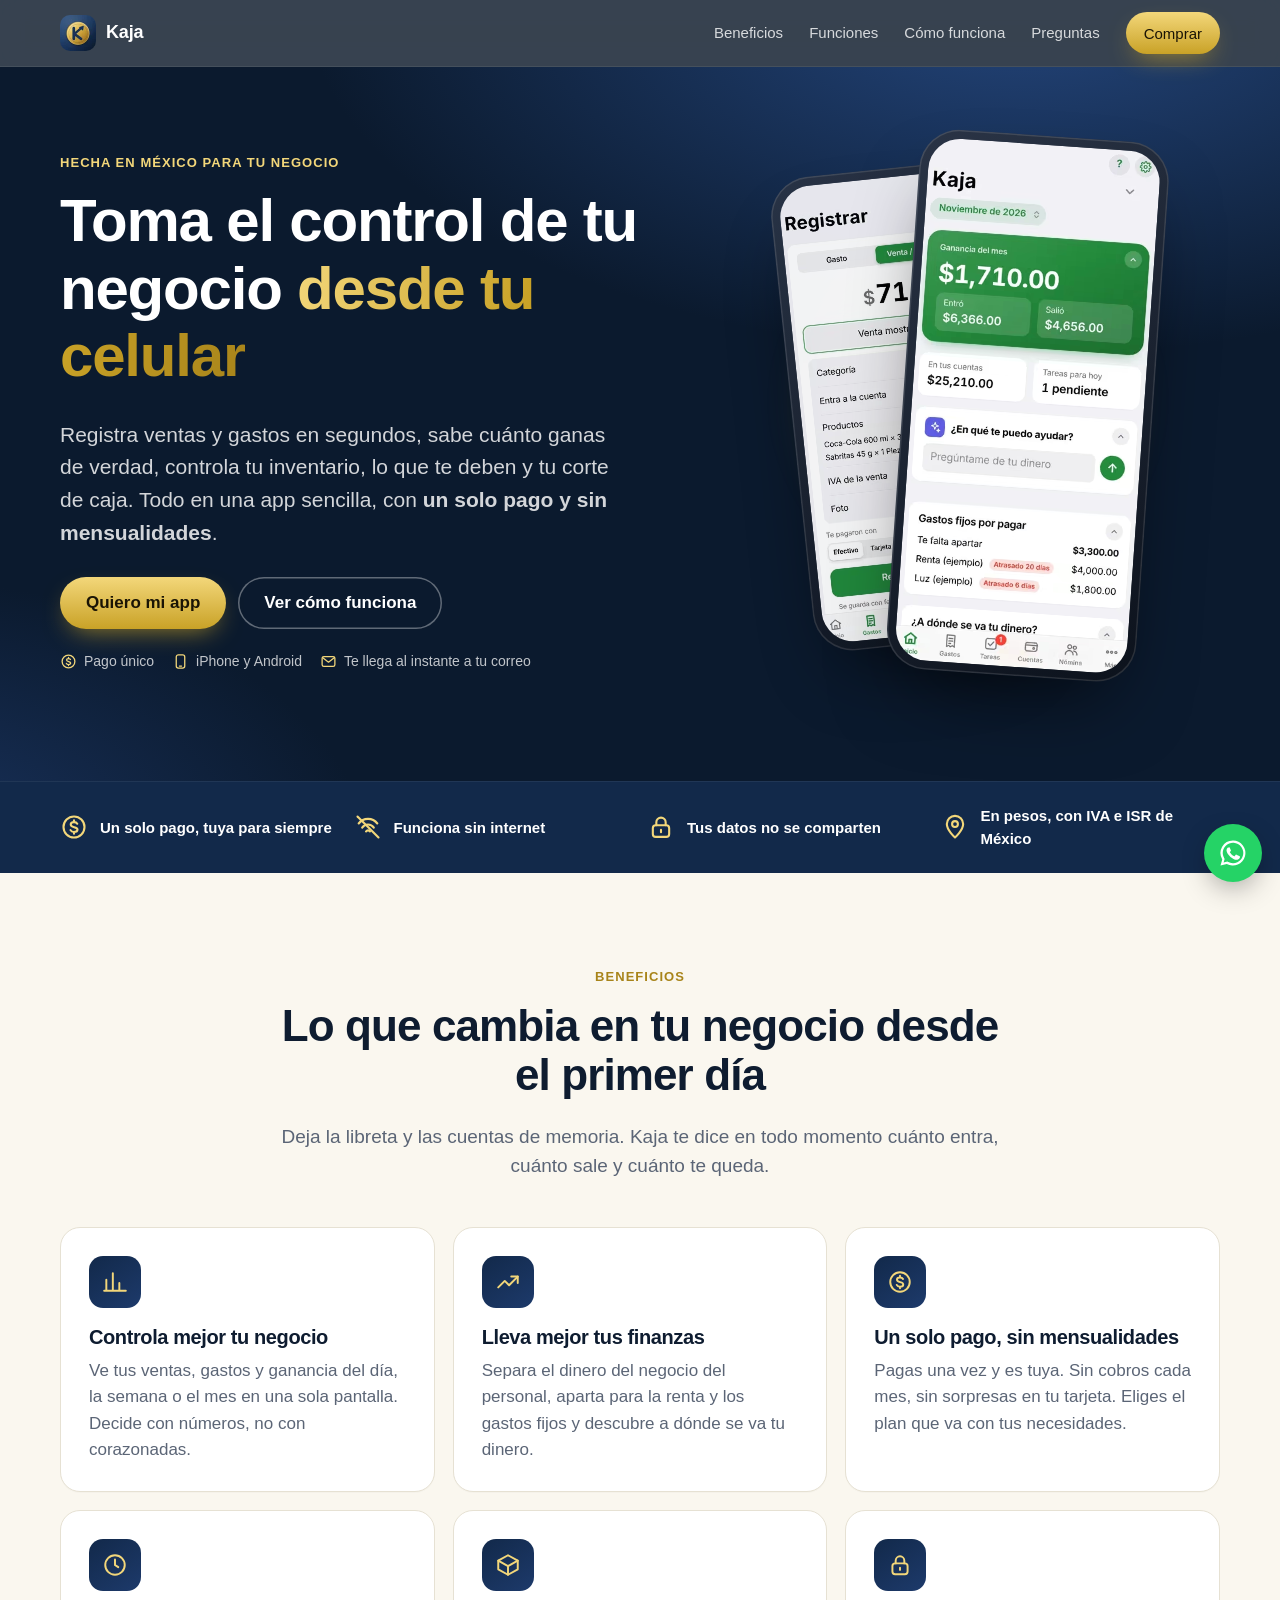
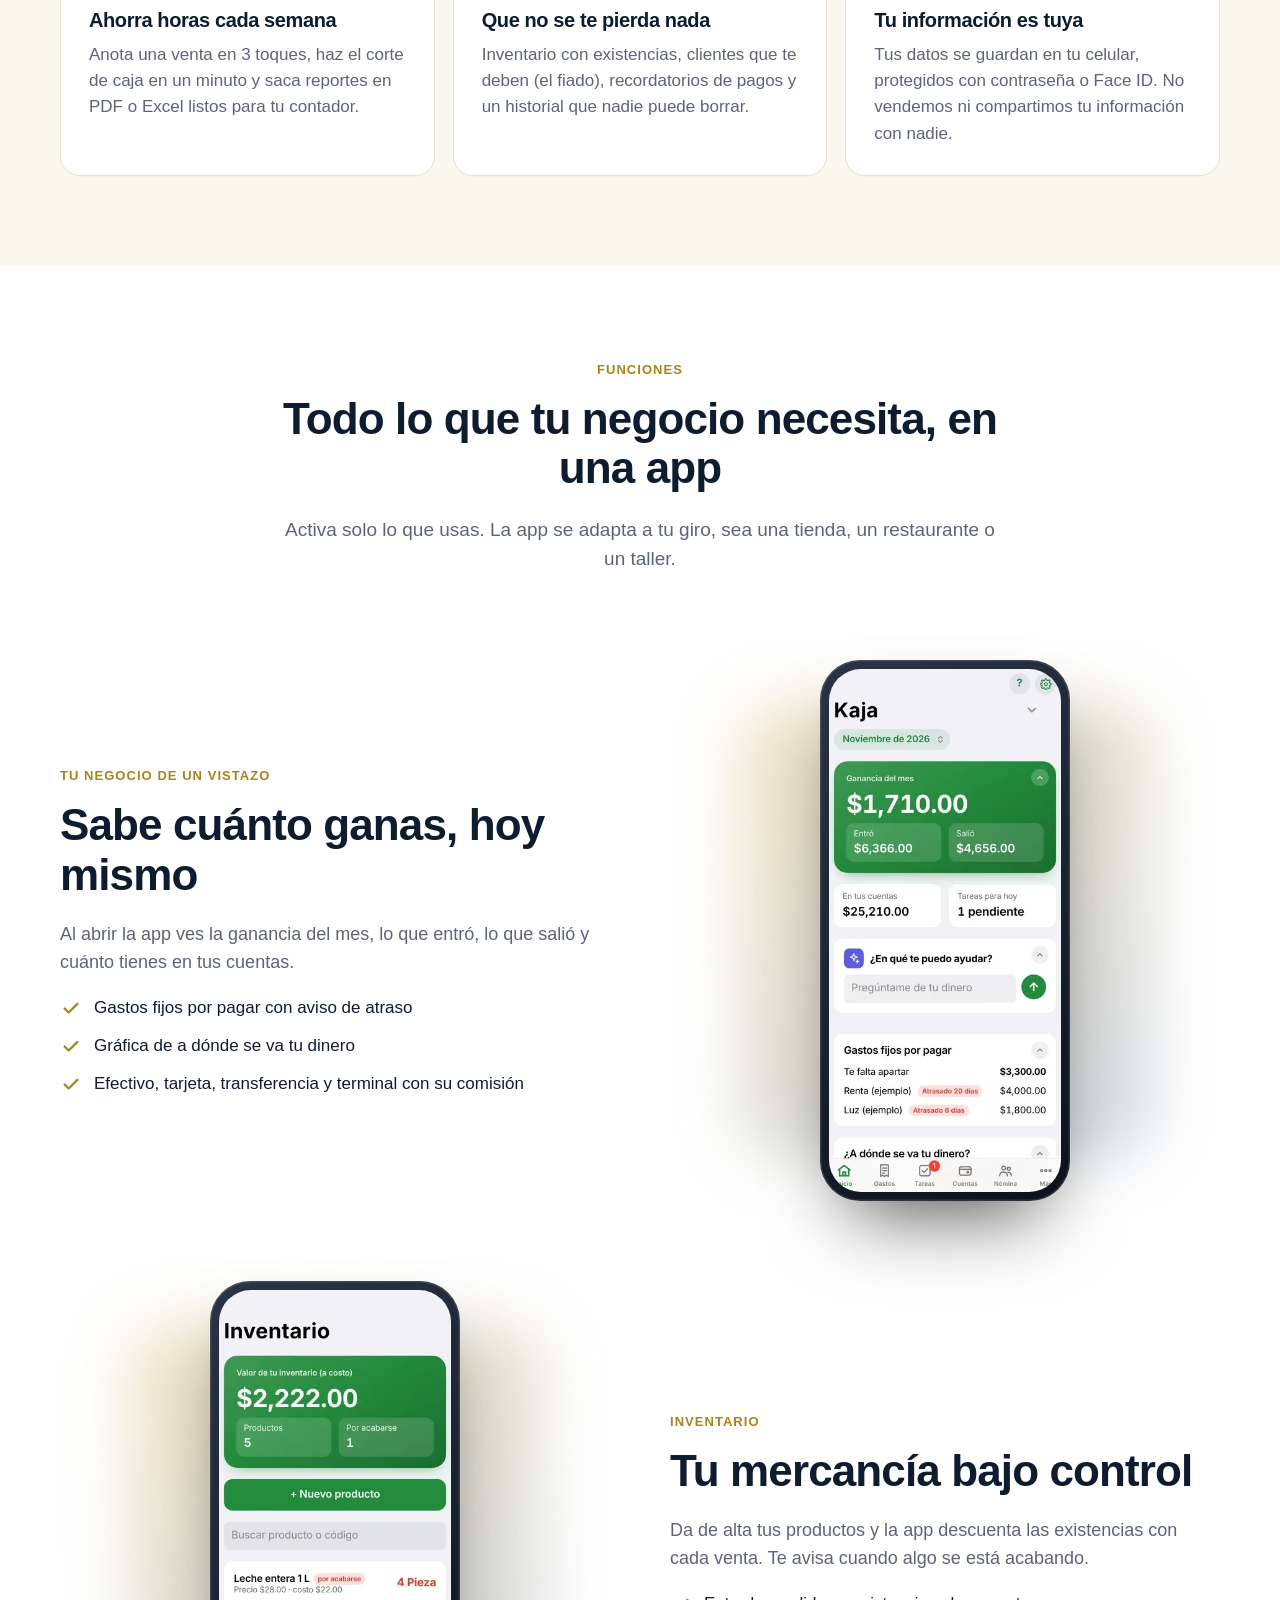
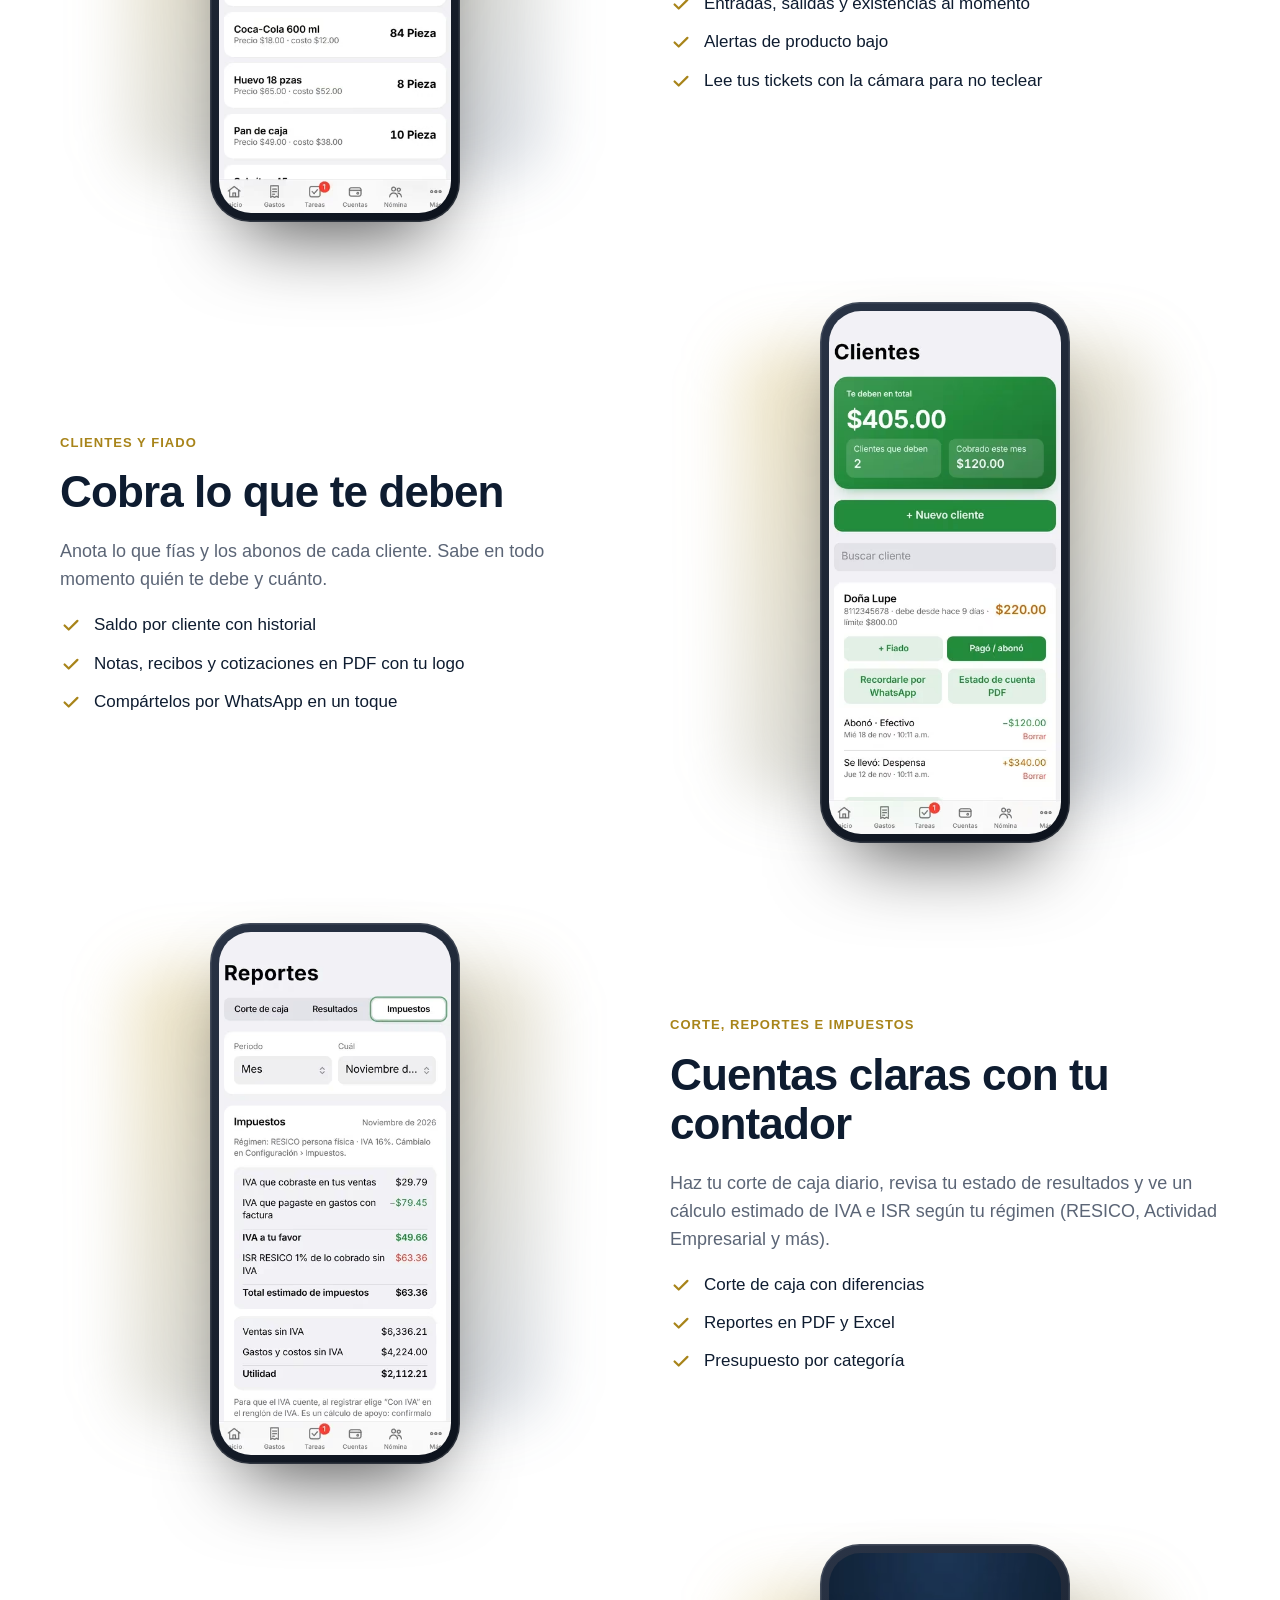
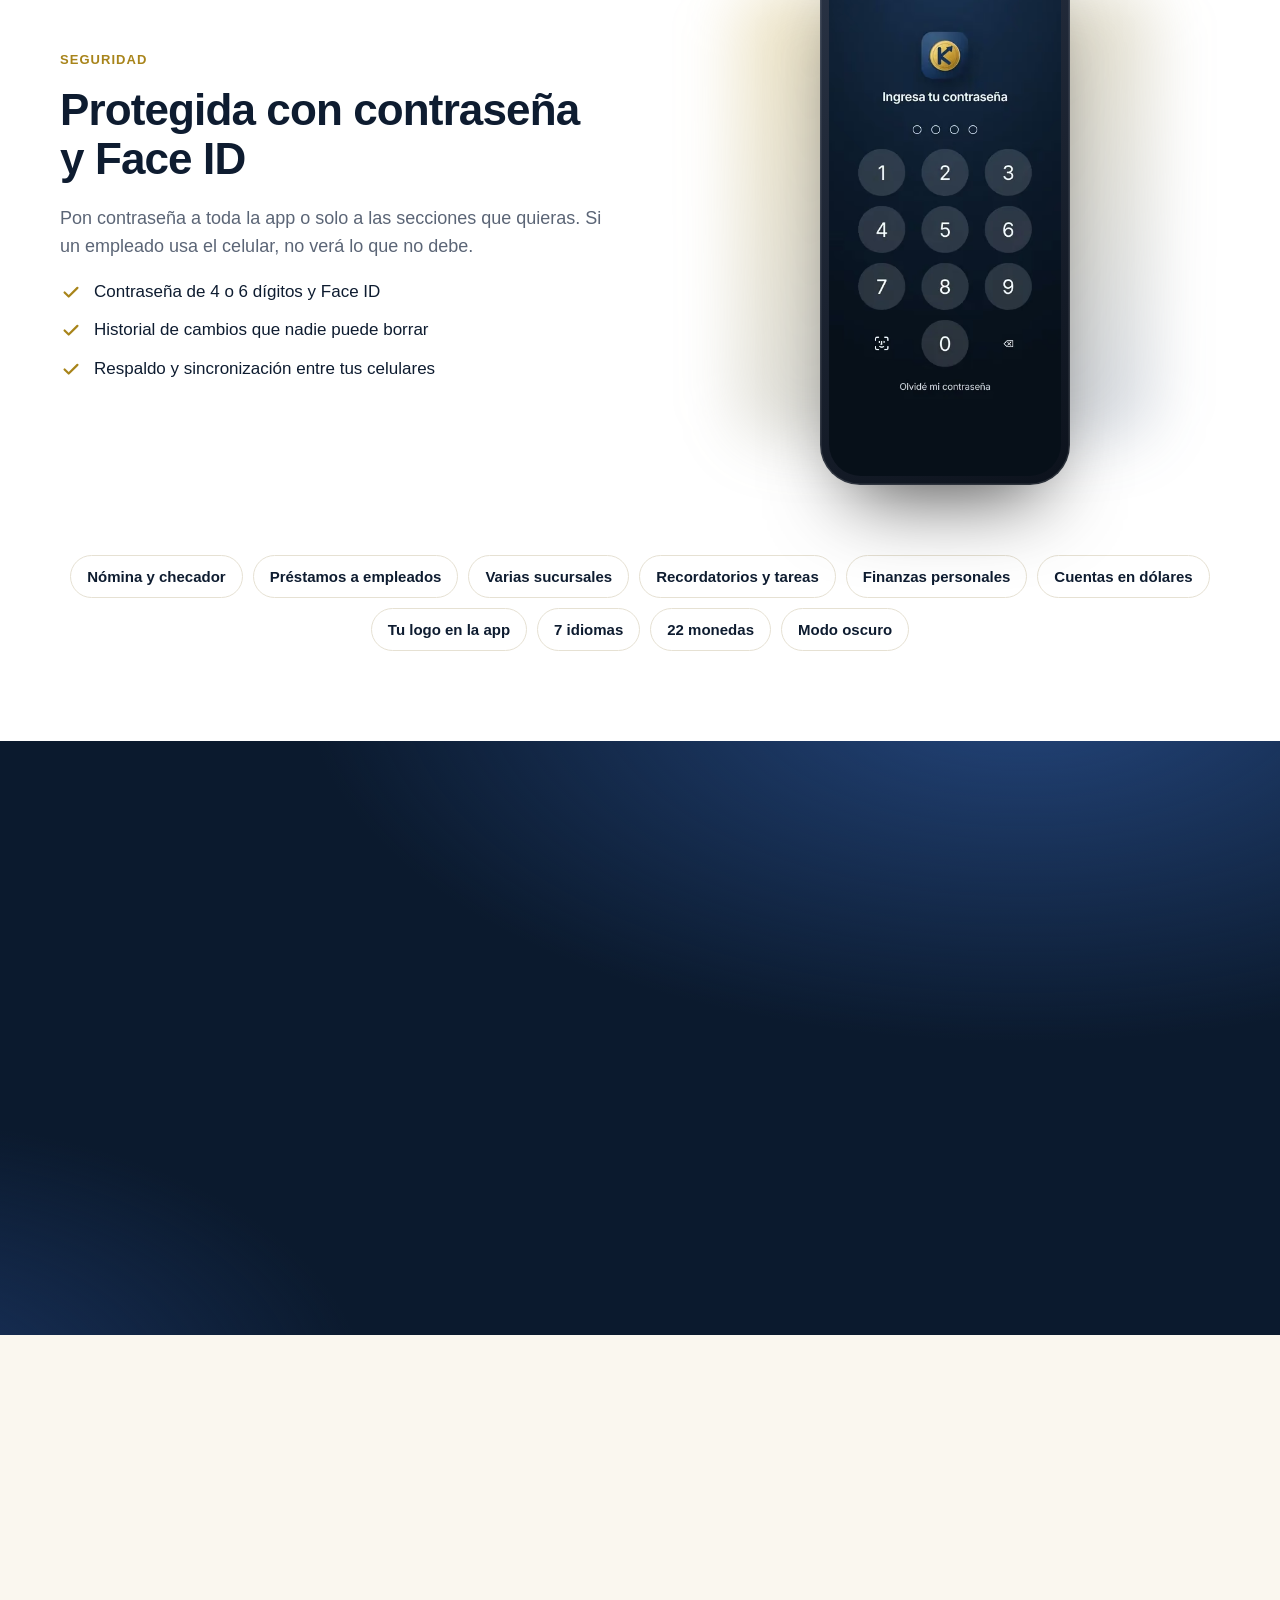
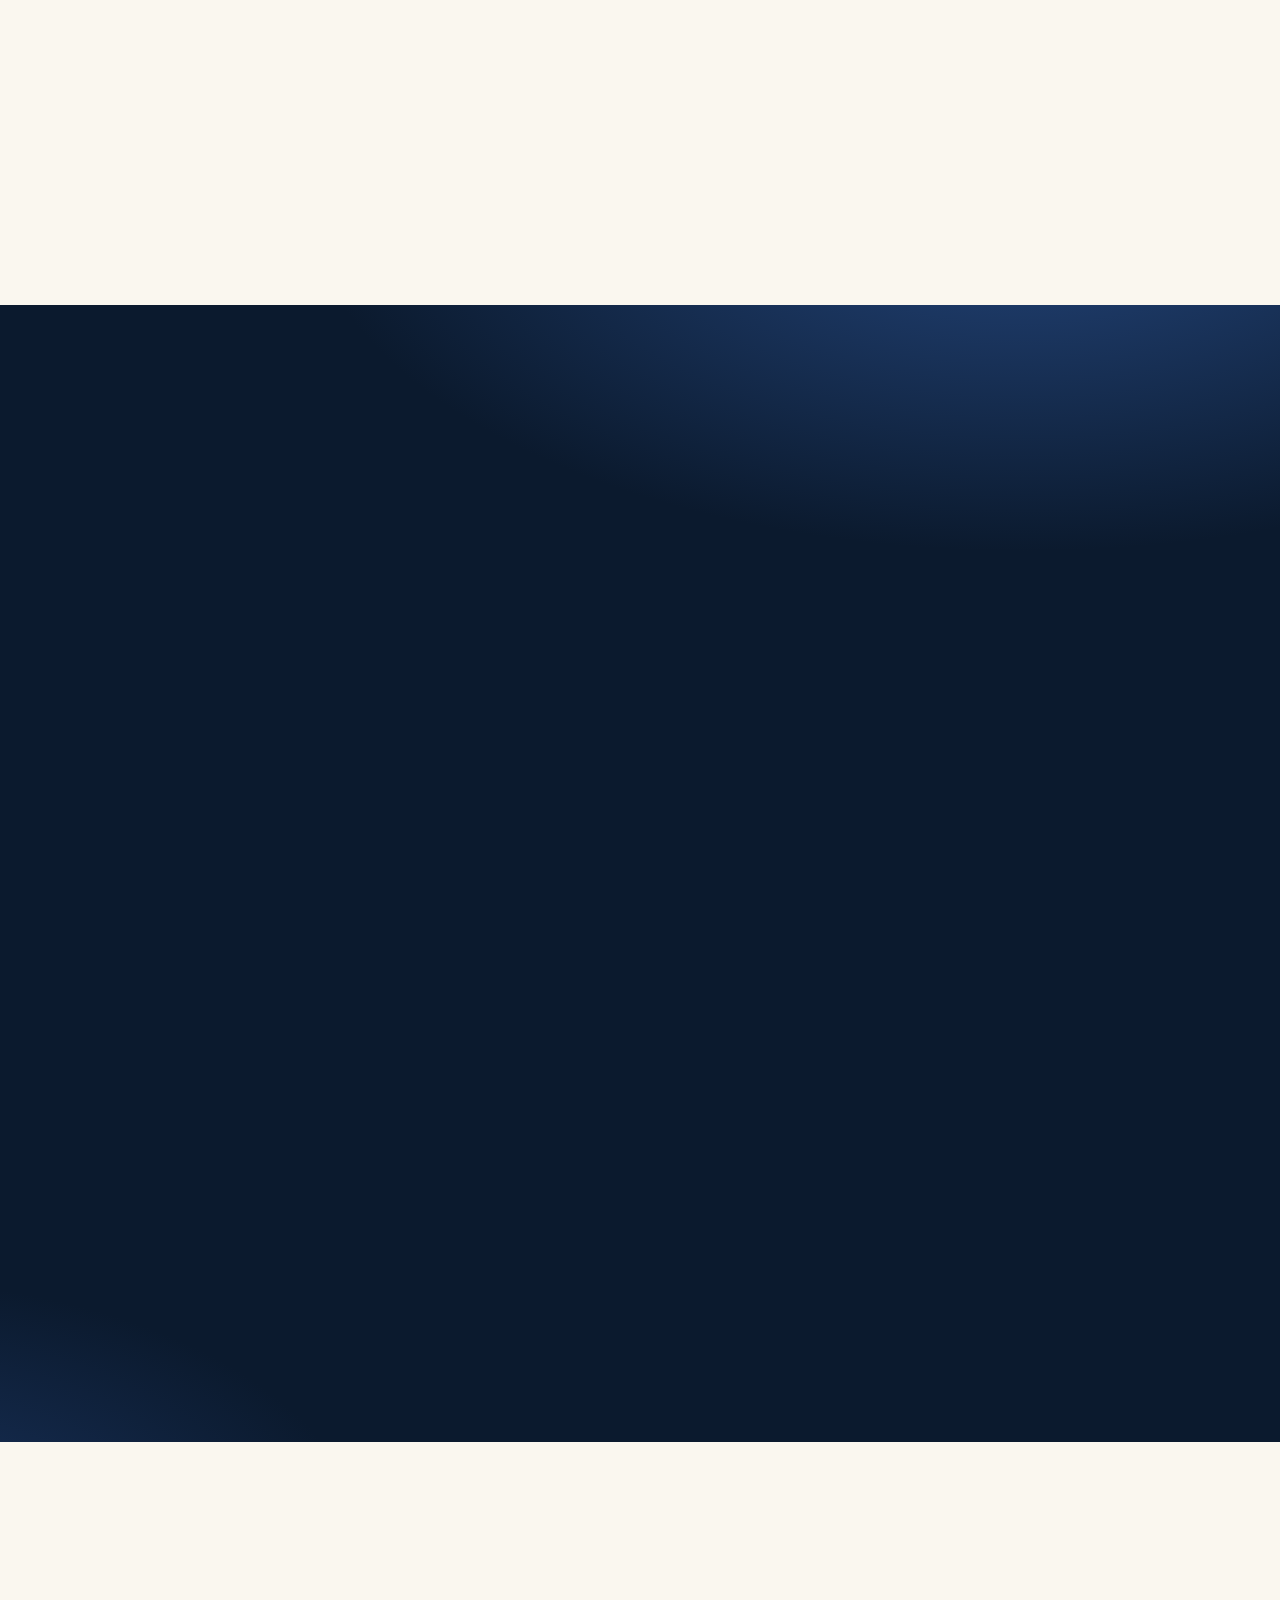
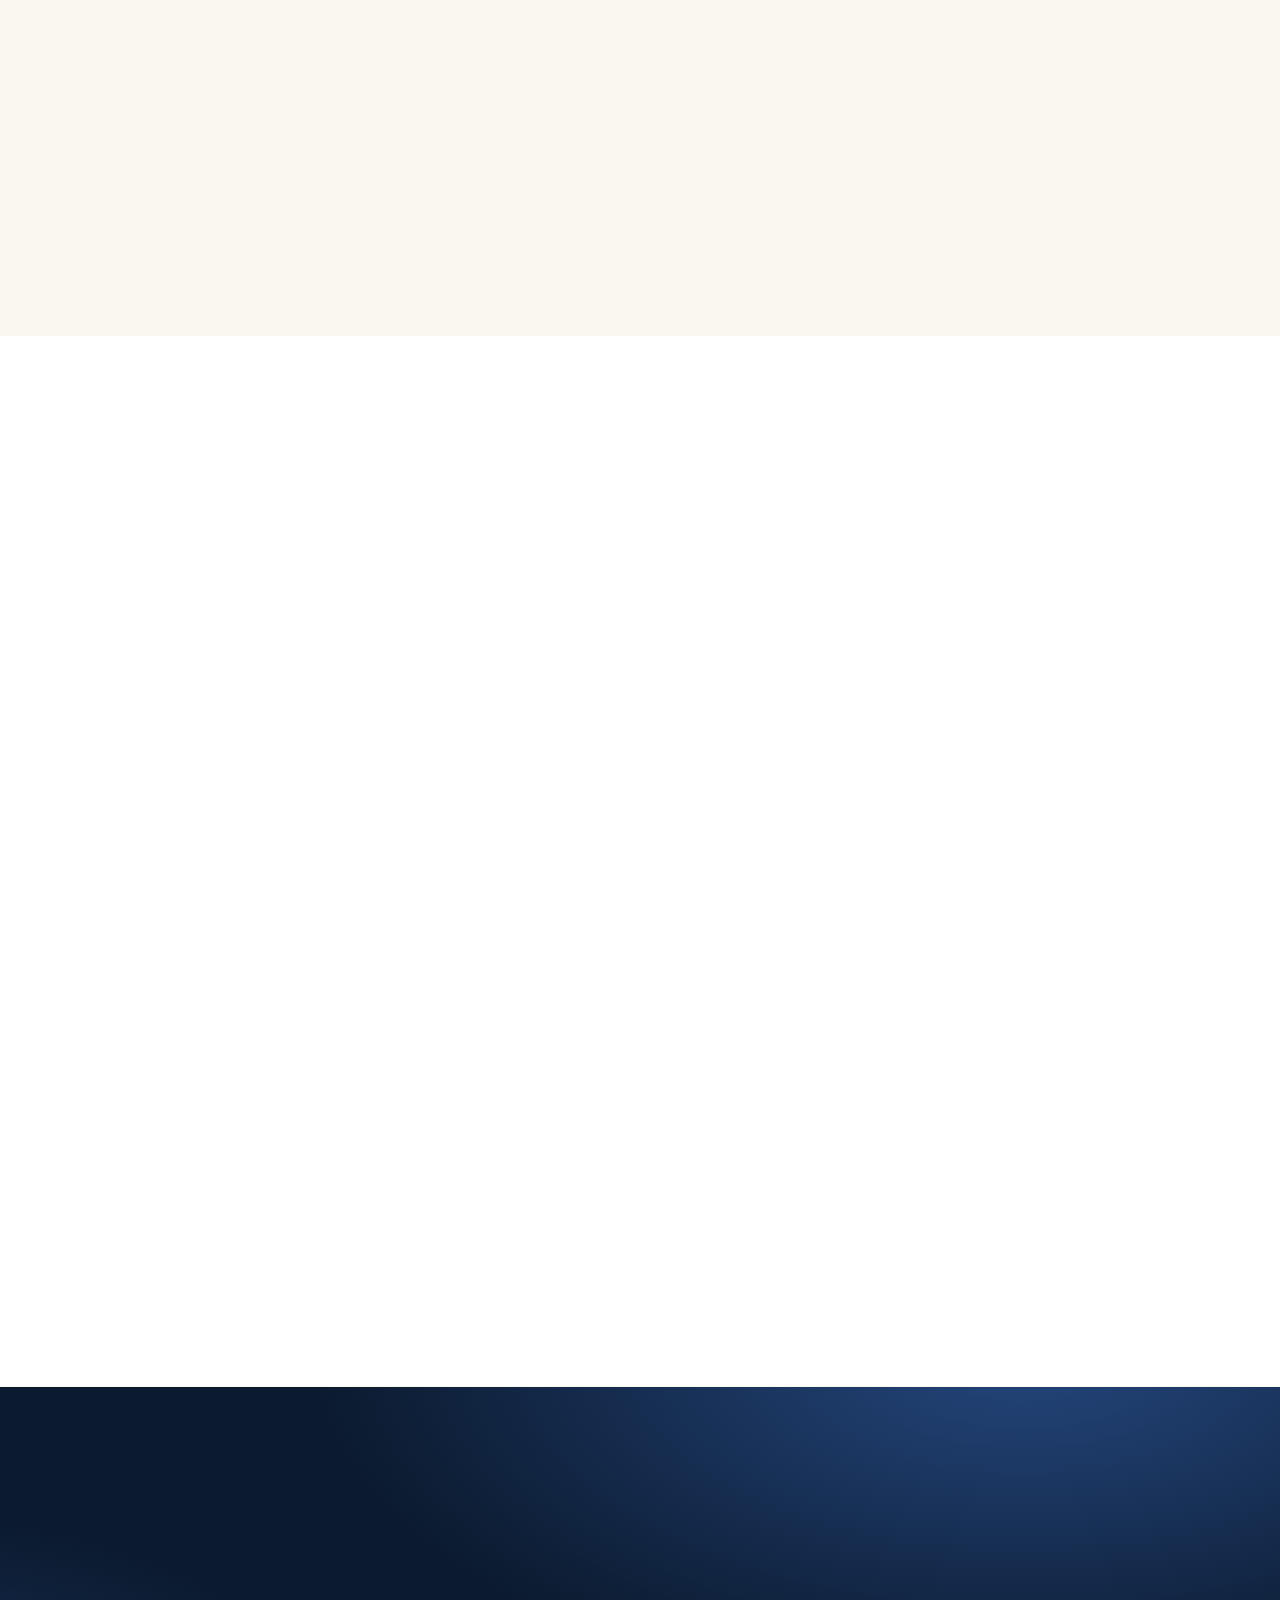
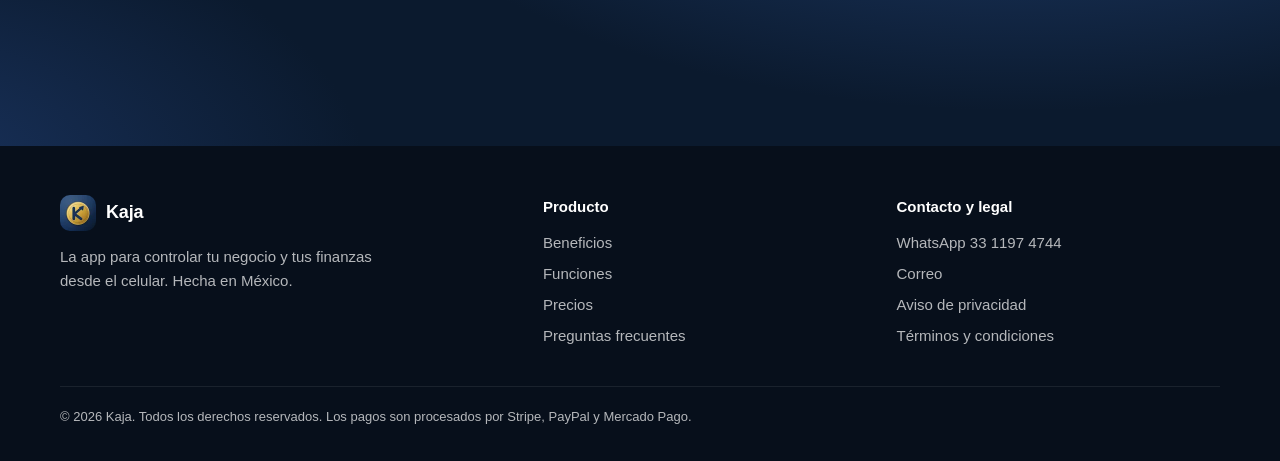
<file: sitio/index.html>
<!doctype html>
<html lang="es-MX">
<head>
<meta charset="utf-8">
<meta name="viewport" content="width=device-width,initial-scale=1,viewport-fit=cover">
<title>Kaja · La app para controlar tu negocio desde el celular</title>
<meta name="description" content="Registra ventas y gastos, controla tu inventario, el fiado, el corte de caja y tus impuestos desde el celular. Un solo pago, sin mensualidades. Hecha en México.">
<meta name="theme-color" content="#0b1a2e">
<link rel="icon" href="img/favicon-32.png" sizes="32x32">
<link rel="apple-touch-icon" href="img/apple-touch-icon.png">
<meta property="og:type" content="website">
<meta property="og:title" content="Kaja · Controla tu negocio desde el celular">
<meta property="og:description" content="Ventas, gastos, inventario, fiado, corte de caja e impuestos. Un solo pago, sin mensualidades.">
<meta property="og:image" content="https://usakaja.com/img/og-icon.jpg">
<meta property="og:locale" content="es_MX">
<script>document.documentElement.classList.add("js")</script>
<link rel="preload" as="image" href="img/inicio.avif" type="image/avif" fetchpriority="high">
<link rel="stylesheet" href="estilo.css">
<script src="config.js" defer></script>
<script src="sitio.js" defer></script>
</head>
<body>

<svg width="0" height="0" style="position:absolute" aria-hidden="true">
  <symbol id="i-ok" viewBox="0 0 24 24"><path fill="none" stroke="currentColor" stroke-width="2.4" stroke-linecap="round" stroke-linejoin="round" d="M5 12.5l4.5 4.5L19 7.5"/></symbol>
  <symbol id="i-pago" viewBox="0 0 24 24"><g fill="none" stroke="currentColor" stroke-width="1.8" stroke-linecap="round" stroke-linejoin="round"><circle cx="12" cy="12" r="9"/><path d="M14.8 9.2c-.5-.9-1.6-1.4-2.8-1.4-1.6 0-2.8.8-2.8 2.1 0 3 5.8 1.5 5.8 4.3 0 1.3-1.3 2.1-3 2.1-1.3 0-2.5-.6-3-1.6M12 6.3v1.5M12 16.4v1.4"/></g></symbol>
  <symbol id="i-sin" viewBox="0 0 24 24"><g fill="none" stroke="currentColor" stroke-width="1.8" stroke-linecap="round"><path d="M4 9a10 10 0 0 1 16 0M7 12.5a6 6 0 0 1 10 0M10.3 15.8a2 2 0 0 1 3.4 0"/><path d="M3 3l18 18"/></g></symbol>
  <symbol id="i-candado" viewBox="0 0 24 24"><g fill="none" stroke="currentColor" stroke-width="1.8" stroke-linecap="round" stroke-linejoin="round"><rect x="5" y="10.5" width="14" height="10" rx="2.5"/><path d="M8 10.5V8a4 4 0 0 1 8 0v2.5M12 14.5v2"/></g></symbol>
  <symbol id="i-mx" viewBox="0 0 24 24"><g fill="none" stroke="currentColor" stroke-width="1.8" stroke-linecap="round" stroke-linejoin="round"><path d="M12 21s-7-6.2-7-11.5a7 7 0 0 1 14 0C19 14.8 12 21 12 21z"/><circle cx="12" cy="9.5" r="2.5"/></g></symbol>
  <symbol id="i-control" viewBox="0 0 24 24"><g fill="none" stroke="currentColor" stroke-width="1.8" stroke-linecap="round" stroke-linejoin="round"><path d="M4 20V10M10 20V4M16 20v-7M22 20H2"/></g></symbol>
  <symbol id="i-finanzas" viewBox="0 0 24 24"><g fill="none" stroke="currentColor" stroke-width="1.8" stroke-linecap="round" stroke-linejoin="round"><path d="M3 17l6-6 4 4 8-8"/><path d="M15 7h6v6"/></g></symbol>
  <symbol id="i-tiempo" viewBox="0 0 24 24"><g fill="none" stroke="currentColor" stroke-width="1.8" stroke-linecap="round"><circle cx="12" cy="12" r="9"/><path d="M12 7v5l3 2"/></g></symbol>
  <symbol id="i-caja" viewBox="0 0 24 24"><g fill="none" stroke="currentColor" stroke-width="1.8" stroke-linecap="round" stroke-linejoin="round"><path d="M3 8l9-5 9 5v8l-9 5-9-5z"/><path d="M3 8l9 5 9-5M12 13v8"/></g></symbol>
  <symbol id="i-gente" viewBox="0 0 24 24"><g fill="none" stroke="currentColor" stroke-width="1.8" stroke-linecap="round"><circle cx="9" cy="8" r="3.5"/><path d="M2.5 20a6.5 6.5 0 0 1 13 0"/><circle cx="17" cy="9" r="2.5"/><path d="M17 14.5a5 5 0 0 1 4.5 5"/></g></symbol>
  <symbol id="i-docs" viewBox="0 0 24 24"><g fill="none" stroke="currentColor" stroke-width="1.8" stroke-linecap="round" stroke-linejoin="round"><path d="M14 3H7a2 2 0 0 0-2 2v14a2 2 0 0 0 2 2h10a2 2 0 0 0 2-2V8z"/><path d="M14 3v5h5M9 13h6M9 17h6"/></g></symbol>
  <symbol id="i-cel" viewBox="0 0 24 24"><g fill="none" stroke="currentColor" stroke-width="1.8" stroke-linecap="round"><rect x="6" y="2.5" width="12" height="19" rx="3"/><path d="M10.5 18.5h3"/></g></symbol>
  <symbol id="i-correo" viewBox="0 0 24 24"><g fill="none" stroke="currentColor" stroke-width="1.8" stroke-linecap="round" stroke-linejoin="round"><rect x="3" y="5" width="18" height="14" rx="2.5"/><path d="M3.5 6.5l8.5 6.5 8.5-6.5"/></g></symbol>
  <symbol id="i-wa" viewBox="0 0 24 24"><path fill="currentColor" d="M12 2a10 10 0 0 0-8.6 15.1L2 22l5-1.3A10 10 0 1 0 12 2zm0 18.2a8.2 8.2 0 0 1-4.2-1.2l-.3-.2-3 .8.8-2.9-.2-.3A8.2 8.2 0 1 1 12 20.2zm4.5-6.1c-.2-.1-1.5-.7-1.7-.8s-.4-.1-.6.1-.7.8-.8 1-.3.2-.5.1a6.7 6.7 0 0 1-3.3-2.9c-.3-.4.2-.4.7-1.4a.5.5 0 0 0 0-.5l-.8-1.8c-.2-.5-.4-.4-.6-.4h-.5a1 1 0 0 0-.7.3 3 3 0 0 0-.9 2.2 5.2 5.2 0 0 0 1.1 2.7 11.8 11.8 0 0 0 4.5 4c1.7.7 2.3.8 3.2.6a2.7 2.7 0 0 0 1.8-1.3 2.2 2.2 0 0 0 .1-1.3c0-.1-.2-.2-.5-.3z"/></symbol>
</svg>

<header class="barra">
  <div class="cont">
    <a class="marca" href="#"><img src="img/logo-72.webp" alt="" width="36" height="36" decoding="async">Kaja</a>
    <nav class="menu">
      <a href="#beneficios">Beneficios</a>
      <a href="#funciones">Funciones</a>
      <a href="#como">Cómo funciona</a>
      <a href="#preguntas">Preguntas</a>
      <a class="btn btn-oro" href="#precios">Comprar</a>
    </nav>
  </div>
</header>

<main>
<!-- PORTADA -->
<section class="portada oscuro">
  <div class="cont">
    <div>
      <div class="etiqueta">Hecha en México para tu negocio</div>
      <h1>Toma el control de tu negocio <span class="dorado">desde tu celular</span></h1>
      <p class="sub">Registra ventas y gastos en segundos, sabe cuánto ganas de verdad, controla tu inventario, lo que te deben y tu corte de caja. Todo en una app sencilla, con <b>un solo pago y sin mensualidades</b>.</p>
      <div class="acciones">
        <a class="btn btn-oro" href="#precios">Quiero mi app</a>
        <a class="btn btn-linea" href="#funciones">Ver cómo funciona</a>
      </div>
      <div class="mini-confianza">
        <span><svg><use href="#i-pago"/></svg>Pago único</span>
        <span><svg><use href="#i-cel"/></svg>iPhone y Android</span>
        <span><svg><use href="#i-correo"/></svg>Te llega al instante a tu correo</span>
      </div>
    </div>
    <div class="escena" aria-hidden="true">
      <div class="tel chico"><picture><source srcset="img/registrar.avif" type="image/avif"><img src="img/registrar.webp" alt="" width="390" height="844" decoding="async"></picture></div>
      <div class="tel"><picture><source srcset="img/inicio.avif" type="image/avif"><img src="img/inicio.webp" alt="" width="390" height="844" decoding="async" fetchpriority="high"></picture></div>
      <div class="halo"></div>
    </div>
  </div>
</section>

<div class="franja">
  <div class="cont">
    <div><svg><use href="#i-pago"/></svg>Un solo pago, tuya para siempre</div>
    <div><svg><use href="#i-sin"/></svg>Funciona sin internet</div>
    <div><svg><use href="#i-candado"/></svg>Tus datos no se comparten</div>
    <div><svg><use href="#i-mx"/></svg>En pesos, con IVA e ISR de México</div>
  </div>
</div>

<!-- BENEFICIOS -->
<section id="beneficios">
  <div class="cont">
    <div class="titulo centro sube">
      <div class="etiqueta">Beneficios</div>
      <h2>Lo que cambia en tu negocio desde el primer día</h2>
      <p>Deja la libreta y las cuentas de memoria. Kaja te dice en todo momento cuánto entra, cuánto sale y cuánto te queda.</p>
    </div>
    <div class="rejilla">
      <div class="tarjeta sube"><div class="icono"><svg><use href="#i-control"/></svg></div><h3>Controla mejor tu negocio</h3><p>Ve tus ventas, gastos y ganancia del día, la semana o el mes en una sola pantalla. Decide con números, no con corazonadas.</p></div>
      <div class="tarjeta sube"><div class="icono"><svg><use href="#i-finanzas"/></svg></div><h3>Lleva mejor tus finanzas</h3><p>Separa el dinero del negocio del personal, aparta para la renta y los gastos fijos y descubre a dónde se va tu dinero.</p></div>
      <div class="tarjeta sube"><div class="icono"><svg><use href="#i-pago"/></svg></div><h3>Un solo pago, sin mensualidades</h3><p>Pagas una vez y es tuya. Sin cobros cada mes, sin sorpresas en tu tarjeta. Eliges el plan que va con tus necesidades.</p></div>
      <div class="tarjeta sube"><div class="icono"><svg><use href="#i-tiempo"/></svg></div><h3>Ahorra horas cada semana</h3><p>Anota una venta en 3 toques, haz el corte de caja en un minuto y saca reportes en PDF o Excel listos para tu contador.</p></div>
      <div class="tarjeta sube"><div class="icono"><svg><use href="#i-caja"/></svg></div><h3>Que no se te pierda nada</h3><p>Inventario con existencias, clientes que te deben (el fiado), recordatorios de pagos y un historial que nadie puede borrar.</p></div>
      <div class="tarjeta sube"><div class="icono"><svg><use href="#i-candado"/></svg></div><h3>Tu información es tuya</h3><p>Tus datos se guardan en tu celular, protegidos con contraseña o Face ID. No vendemos ni compartimos tu información con nadie.</p></div>
    </div>
  </div>
</section>

<!-- FUNCIONES -->
<section id="funciones" style="background:#fff">
  <div class="cont">
    <div class="titulo centro sube">
      <div class="etiqueta">Funciones</div>
      <h2>Todo lo que tu negocio necesita, en una app</h2>
      <p>Activa solo lo que usas. La app se adapta a tu giro, sea una tienda, un restaurante o un taller.</p>
    </div>

    <div class="funcion sube">
      <div class="f-img"><div class="tel"><picture><source srcset="img/inicio.avif" type="image/avif"><img src="img/inicio.webp" alt="Pantalla de inicio con la ganancia del mes" loading="lazy" width="390" height="844" decoding="async"></picture></div></div>
      <div class="f-txt">
        <div class="etiqueta">Tu negocio de un vistazo</div>
        <h2>Sabe cuánto ganas, hoy mismo</h2>
        <p>Al abrir la app ves la ganancia del mes, lo que entró, lo que salió y cuánto tienes en tus cuentas.</p>
        <ul>
          <li><svg><use href="#i-ok"/></svg>Gastos fijos por pagar con aviso de atraso</li>
          <li><svg><use href="#i-ok"/></svg>Gráfica de a dónde se va tu dinero</li>
          <li><svg><use href="#i-ok"/></svg>Efectivo, tarjeta, transferencia y terminal con su comisión</li>
        </ul>
      </div>
    </div>

    <div class="funcion sube">
      <div class="f-img"><div class="tel"><picture><source srcset="img/inventario.avif" type="image/avif"><img src="img/inventario.webp" alt="Inventario con existencias" loading="lazy" width="390" height="844" decoding="async"></picture></div></div>
      <div class="f-txt">
        <div class="etiqueta">Inventario</div>
        <h2>Tu mercancía bajo control</h2>
        <p>Da de alta tus productos y la app descuenta las existencias con cada venta. Te avisa cuando algo se está acabando.</p>
        <ul>
          <li><svg><use href="#i-ok"/></svg>Entradas, salidas y existencias al momento</li>
          <li><svg><use href="#i-ok"/></svg>Alertas de producto bajo</li>
          <li><svg><use href="#i-ok"/></svg>Lee tus tickets con la cámara para no teclear</li>
        </ul>
      </div>
    </div>

    <div class="funcion sube">
      <div class="f-img"><div class="tel"><picture><source srcset="img/clientes.avif" type="image/avif"><img src="img/clientes.webp" alt="Clientes y fiado" loading="lazy" width="390" height="844" decoding="async"></picture></div></div>
      <div class="f-txt">
        <div class="etiqueta">Clientes y fiado</div>
        <h2>Cobra lo que te deben</h2>
        <p>Anota lo que fías y los abonos de cada cliente. Sabe en todo momento quién te debe y cuánto.</p>
        <ul>
          <li><svg><use href="#i-ok"/></svg>Saldo por cliente con historial</li>
          <li><svg><use href="#i-ok"/></svg>Notas, recibos y cotizaciones en PDF con tu logo</li>
          <li><svg><use href="#i-ok"/></svg>Compártelos por WhatsApp en un toque</li>
        </ul>
      </div>
    </div>

    <div class="funcion sube">
      <div class="f-img"><div class="tel"><picture><source srcset="img/impuestos.avif" type="image/avif"><img src="img/impuestos.webp" alt="Cálculo estimado de impuestos" loading="lazy" width="390" height="844" decoding="async"></picture></div></div>
      <div class="f-txt">
        <div class="etiqueta">Corte, reportes e impuestos</div>
        <h2>Cuentas claras con tu contador</h2>
        <p>Haz tu corte de caja diario, revisa tu estado de resultados y ve un cálculo estimado de IVA e ISR según tu régimen (RESICO, Actividad Empresarial y más).</p>
        <ul>
          <li><svg><use href="#i-ok"/></svg>Corte de caja con diferencias</li>
          <li><svg><use href="#i-ok"/></svg>Reportes en PDF y Excel</li>
          <li><svg><use href="#i-ok"/></svg>Presupuesto por categoría</li>
        </ul>
      </div>
    </div>

    <div class="funcion sube">
      <div class="f-img"><div class="tel"><picture><source srcset="img/candado.avif" type="image/avif"><img src="img/candado.webp" alt="Bloqueo con contraseña" loading="lazy" width="390" height="844" decoding="async"></picture></div></div>
      <div class="f-txt">
        <div class="etiqueta">Seguridad</div>
        <h2>Protegida con contraseña y Face ID</h2>
        <p>Pon contraseña a toda la app o solo a las secciones que quieras. Si un empleado usa el celular, no verá lo que no debe.</p>
        <ul>
          <li><svg><use href="#i-ok"/></svg>Contraseña de 4 o 6 dígitos y Face ID</li>
          <li><svg><use href="#i-ok"/></svg>Historial de cambios que nadie puede borrar</li>
          <li><svg><use href="#i-ok"/></svg>Respaldo y sincronización entre tus celulares</li>
        </ul>
      </div>
    </div>

    <div class="chips sube">
      <span>Nómina y checador</span><span>Préstamos a empleados</span><span>Varias sucursales</span><span>Recordatorios y tareas</span><span>Finanzas personales</span><span>Cuentas en dólares</span><span>Tu logo en la app</span><span>7 idiomas</span><span>22 monedas</span><span>Modo oscuro</span>
    </div>
  </div>
</section>

<!-- CÓMO FUNCIONA -->
<section id="como" class="oscuro">
  <div class="cont">
    <div class="titulo centro sube">
      <div class="etiqueta">Cómo funciona</div>
      <h2>La tienes en tu celular en 5 minutos</h2>
      <p>No tienes que esperar a nadie. Todo es automático.</p>
    </div>
    <div class="pasos">
      <div class="paso sube"><h3>Elige tu plan y paga</h3><p>Paga como prefieras: tarjeta de crédito o débito, OXXO, PayPal, Mercado Pago o transferencia SPEI.</p></div>
      <div class="paso sube"><h3>Recibe tu acceso al instante</h3><p>En cuanto se confirma tu pago te llega un correo con tu link de descarga, tu código de licencia y tu manual de uso.</p></div>
      <div class="paso sube"><h3>Instálala y empieza</h3><p>Abre el link en tu celular, agrégala a tu pantalla de inicio y en minutos estás registrando tu primera venta.</p></div>
    </div>
  </div>
</section>

<!-- COMPARACIÓN -->
<section>
  <div class="cont">
    <div class="titulo centro sube">
      <div class="etiqueta">Pago único</div>
      <h2>Deja de pagar mensualidades</h2>
      <p>Muchas apps para negocio cobran cada mes. Con Kaja pagas una vez.</p>
    </div>
    <div class="compara">
      <div class="tarjeta mal sube"><h3>App con mensualidad <small style="color:var(--gris);font-weight:500">ejemplo de $199 al mes</small></h3><div class="monto">$7,164</div><p>lo que pagarías en 3 años, y sigues pagando.</p></div>
      <div class="tarjeta bien sube"><h3>Kaja <small style="color:var(--gris);font-weight:500">plan Negocio</small></h3><div class="monto" data-precio="negocio">$499</div><p>una sola vez. Es tuya para siempre.</p></div>
    </div>
  </div>
</section>

<!-- PRECIOS -->
<section id="precios" class="oscuro">
  <div class="cont">
    <div class="titulo centro sube">
      <div class="etiqueta">Precios de lanzamiento</div>
      <h2>Un solo pago, acorde a tus necesidades</h2>
      <p>Sin mensualidades, sin letras chiquitas. Precios en pesos mexicanos con IVA incluido.</p>
    </div>
    <div class="precios">
      <div class="plan sube">
        <h3>Personal</h3>
        <p class="para">Para llevar tus finanzas personales y las de tu familia.</p>
        <div class="precio"><b data-precio="personal">$199</b><s data-normal="personal">$299</s></div>
        <div class="unico">Pago único · MXN</div>
        <ul>
          <li><svg><use href="#i-ok"/></svg>Ingresos, gastos y cuentas</li>
          <li><svg><use href="#i-ok"/></svg>Gastos fijos y apartados</li>
          <li><svg><use href="#i-ok"/></svg>Presupuesto y recordatorios</li>
          <li><svg><use href="#i-ok"/></svg>Contraseña y Face ID</li>
          <li><svg><use href="#i-ok"/></svg>Hasta 3 dispositivos</li>
        </ul>
        <button class="btn btn-marino" data-comprar="personal">Comprar Personal</button>
      </div>
      <div class="plan destacado sube">
        <div class="cinta">El más elegido</div>
        <h3>Negocio</h3>
        <p class="para">Todo para controlar un negocio: ventas, inventario, fiado y corte.</p>
        <div class="precio"><b data-precio="negocio">$499</b><s data-normal="negocio">$799</s></div>
        <div class="unico">Pago único · MXN</div>
        <ul>
          <li><svg><use href="#i-ok"/></svg>Todo lo del plan Personal</li>
          <li><svg><use href="#i-ok"/></svg>Ventas, gastos y terminal</li>
          <li><svg><use href="#i-ok"/></svg>Inventario y clientes con fiado</li>
          <li><svg><use href="#i-ok"/></svg>Corte de caja y reportes PDF/Excel</li>
          <li><svg><use href="#i-ok"/></svg>Notas, recibos y cotizaciones</li>
          <li><svg><use href="#i-ok"/></svg>Impuestos estimados y nómina</li>
          <li><svg><use href="#i-ok"/></svg>Respaldo en la nube · 3 dispositivos</li>
        </ul>
        <button class="btn btn-oro" data-comprar="negocio">Comprar Negocio</button>
      </div>
      <div class="plan sube">
        <h3>Plus</h3>
        <p class="para">Para negocios con varias sucursales o socios.</p>
        <div class="precio"><b data-precio="plus">$999</b><s data-normal="plus">$1,499</s></div>
        <div class="unico">Pago único · MXN</div>
        <ul>
          <li><svg><use href="#i-ok"/></svg>Todo lo del plan Negocio</li>
          <li><svg><use href="#i-ok"/></svg>Varias sucursales o libretas</li>
          <li><svg><use href="#i-ok"/></svg>Sincronización entre celulares</li>
          <li><svg><use href="#i-ok"/></svg>Hasta 6 dispositivos</li>
          <li><svg><use href="#i-ok"/></svg>Soporte prioritario por WhatsApp</li>
        </ul>
        <button class="btn btn-marino" data-comprar="plus">Comprar Plus</button>
      </div>
    </div>
    <p class="nota-precios">Pago seguro con Stripe, PayPal o Mercado Pago. Nosotros nunca vemos ni guardamos los datos de tu tarjeta.</p>
    <div class="pagos"><span>VISA</span><span>Mastercard</span><span>American Express</span><span>OXXO</span><span>Transferencia SPEI</span><span>PayPal</span><span>Mercado Pago</span></div>
  </div>
</section>

<!-- GIROS -->
<section>
  <div class="cont">
    <div class="titulo centro sube">
      <div class="etiqueta">Para quién es</div>
      <h2>Hecha para negocios como el tuyo</h2>
    </div>
    <div class="giros sube">
      <div><i>🏪</i>Tiendas y abarrotes</div>
      <div><i>🥩</i>Carnicerías y pollerías</div>
      <div><i>🌮</i>Restaurantes y fondas</div>
      <div><i>💇</i>Estéticas y barberías</div>
      <div><i>🔧</i>Talleres y servicios</div>
      <div><i>👗</i>Ropa y boutiques</div>
      <div><i>🥖</i>Panaderías y cafeterías</div>
      <div><i>💼</i>Profesionistas y freelancers</div>
    </div>
  </div>
</section>

<!-- PREGUNTAS -->
<section id="preguntas" style="background:#fff">
  <div class="cont">
    <div class="titulo centro sube">
      <div class="etiqueta">Preguntas frecuentes</div>
      <h2>Resolvemos tus dudas</h2>
    </div>
    <div class="faq">
      <details><summary>¿De verdad es un solo pago?</summary><p>Sí. Pagas una vez y la app es tuya. No hay mensualidades ni cobros automáticos a tu tarjeta. Las mejoras de la versión que compraste te llegan sin costo.</p></details>
      <details><summary>¿Cómo recibo la app después de pagar?</summary><p>En cuanto se confirma tu pago, te llega un correo automático con tu link de descarga, tu código de licencia y tu manual de uso en PDF. También lo ves en pantalla al terminar de pagar. Si pagas en OXXO, te llega en cuanto se acredite el pago. Si pagas por transferencia SPEI, te llega cuando confirmamos el depósito, normalmente el mismo día hábil.</p></details>
      <details><summary>¿Funciona en iPhone y en Android?</summary><p>Sí. Funciona en iPhone, Android, tablets y computadora. Se instala desde el navegador con "Agregar a pantalla de inicio" y queda como cualquier otra app.</p></details>
      <details><summary>¿Necesito internet?</summary><p>No. Puedes registrar ventas y gastos sin internet. Solo lo necesitas para instalarla la primera vez y, si quieres, para respaldar o sincronizar entre celulares.</p></details>
      <details><summary>¿Quién puede ver mis datos?</summary><p>Solo tú. Tu información se guarda en tu propio celular. Si activas el respaldo en la nube, se guarda cifrada en tu cuenta y no la vendemos ni la compartimos con nadie. Lee nuestro <a href="privacidad.html">aviso de privacidad</a>.</p></details>
      <details><summary>¿Puedo usarla en varios celulares?</summary><p>Sí. Los planes Personal y Negocio incluyen hasta 3 dispositivos y el plan Plus hasta 6, por ejemplo tu celular, el de tu socio y la tablet del mostrador.</p></details>
      <details><summary>¿Sirve para hacer facturas del SAT?</summary><p>La app no timbra facturas (CFDI). Sí te da notas de venta, recibos y cotizaciones en PDF, un cálculo estimado de IVA e ISR y reportes en Excel que le facilitan el trabajo a tu contador.</p></details>
      <details><summary>¿Puedo cambiar de plan después?</summary><p>Sí. Escríbenos y solo pagas la diferencia entre tu plan y el nuevo.</p></details>
      <details><summary>¿Y si necesito ayuda?</summary><p>Con tu compra recibes el manual de uso completo con imágenes. Si tienes dudas, escríbenos por WhatsApp o por correo y te ayudamos.</p></details>
    </div>
  </div>
</section>

<!-- CIERRE -->
<section class="oscuro cierre">
  <div class="cont">
    <div class="titulo centro">
      <h2>Tu negocio merece <span class="dorado">cuentas claras</span></h2>
      <p>Empieza hoy. Un solo pago y la tienes en tu celular en minutos.</p>
    </div>
    <a class="btn btn-oro" href="#precios">Ver planes y precios</a>
  </div>
</section>
</main>

<footer>
  <div class="cont">
    <div>
      <a class="marca" href="#" style="margin-bottom:14px"><img src="img/logo-72.webp" alt="" width="36" height="36" decoding="async">Kaja</a>
      <p style="max-width:340px">La app para controlar tu negocio y tus finanzas desde el celular. Hecha en México.</p>
    </div>
    <div>
      <h4>Producto</h4>
      <a href="#beneficios">Beneficios</a>
      <a href="#funciones">Funciones</a>
      <a href="#precios">Precios</a>
      <a href="#preguntas">Preguntas frecuentes</a>
    </div>
    <div>
      <h4>Contacto y legal</h4>
      <a data-wa href="#">WhatsApp 33 1197 4744</a>
      <a data-correo href="#">Correo</a>
      <a href="privacidad.html">Aviso de privacidad</a>
      <a href="terminos.html">Términos y condiciones</a>
    </div>
    <div class="legal">© <span data-anio>2026</span> Kaja. Todos los derechos reservados. Los pagos son procesados por Stripe, PayPal y Mercado Pago.</div>
  </div>
</footer>

<a class="wa" data-wa href="#" aria-label="Escríbenos por WhatsApp"><svg><use href="#i-wa"/></svg></a>

<!-- Ventana de compra -->
<div class="velo" id="velo" role="dialog" aria-modal="true" aria-labelledby="cTitulo">
  <form class="compra" id="fCompra" novalidate>
    <button type="button" class="cerrar" id="cCerrar" aria-label="Cerrar">×</button>
    <h3 id="cTitulo">Comprar plan <span id="cPlan">Negocio</span></h3>
    <p style="color:var(--gris);margin:0">A este correo te enviaremos tu link de descarga, tu licencia y tu manual.</p>
    <div class="resumen"><span>Total, pago único</span><b id="cPrecio">$499 MXN</b></div>
    <label for="cNombre">Tu nombre</label>
    <input type="text" id="cNombre" autocomplete="name" required maxlength="80" placeholder="Ej. María López">
    <label for="cCorreo">Tu correo electrónico</label>
    <input type="email" id="cCorreo" autocomplete="email" required maxlength="120" placeholder="tucorreo@ejemplo.com">
    <fieldset class="metodos" id="cMetodos">
      <legend>¿Cómo quieres pagar?</legend>
      <label data-m="stripe"><input type="radio" name="metodo" value="stripe"><span><b>Tarjeta u OXXO</b><small>Crédito, débito o efectivo en OXXO</small></span></label>
      <label data-m="paypal"><input type="radio" name="metodo" value="paypal"><span><b>PayPal</b><small>Con tu cuenta PayPal o tarjeta</small></span></label>
      <label data-m="mp"><input type="radio" name="metodo" value="mp"><span><b>Mercado Pago</b><small>Con tu saldo o tarjeta de Mercado Pago</small></span></label>
      <label data-m="spei"><input type="radio" name="metodo" value="spei"><span><b>Transferencia SPEI</b><small>Desde tu banco. Tu app llega cuando confirmamos el depósito</small></span></label>
    </fieldset>
    <label class="acepto"><input type="checkbox" id="cAcepto" required> <span>Acepto los <a href="terminos.html" target="_blank">términos y condiciones</a> y el <a href="privacidad.html" target="_blank">aviso de privacidad</a>.</span></label>
    <div class="error" id="cError"></div>
    <button class="btn btn-oro" id="cPagar" type="submit">Continuar al pago seguro</button>
    <div class="seguro"><svg><use href="#i-candado"/></svg>Pago seguro. Nunca vemos los datos de tu tarjeta.</div>
  </form>
  <div class="compra" id="cSpei" hidden>
    <button type="button" class="cerrar" data-cerrar aria-label="Cerrar">×</button>
    <h3>Datos para tu transferencia</h3>
    <p style="color:var(--gris);margin:0">También te los mandamos a tu correo.</p>
    <dl class="banco">
      <div><dt>Banco</dt><dd id="sBanco"></dd></div>
      <div><dt>Beneficiario</dt><dd id="sBenef"></dd></div>
      <div><dt>CLABE</dt><dd><span id="sClabe"></span> <button type="button" class="copiar" data-copiar="sClabe">Copiar</button></dd></div>
      <div><dt>Monto exacto</dt><dd id="sMonto"></dd></div>
      <div><dt>Concepto</dt><dd><span id="sRef"></span> <button type="button" class="copiar" data-copiar="sRef">Copiar</button></dd></div>
    </dl>
    <p style="font-size:15px;margin:0 0 4px">1. Transfiere desde la app de tu banco con el concepto de arriba.<br>2. Mándanos tu comprobante.<br>3. Te llega tu app, tu licencia y tu manual a tu correo, normalmente el mismo día hábil.</p>
    <a class="btn btn-oro" id="sWa" href="#" target="_blank" rel="noopener" style="width:100%;margin-top:16px;text-align:center">Enviar comprobante por WhatsApp</a>
  </div>
</div>

</body>
</html>
</file>
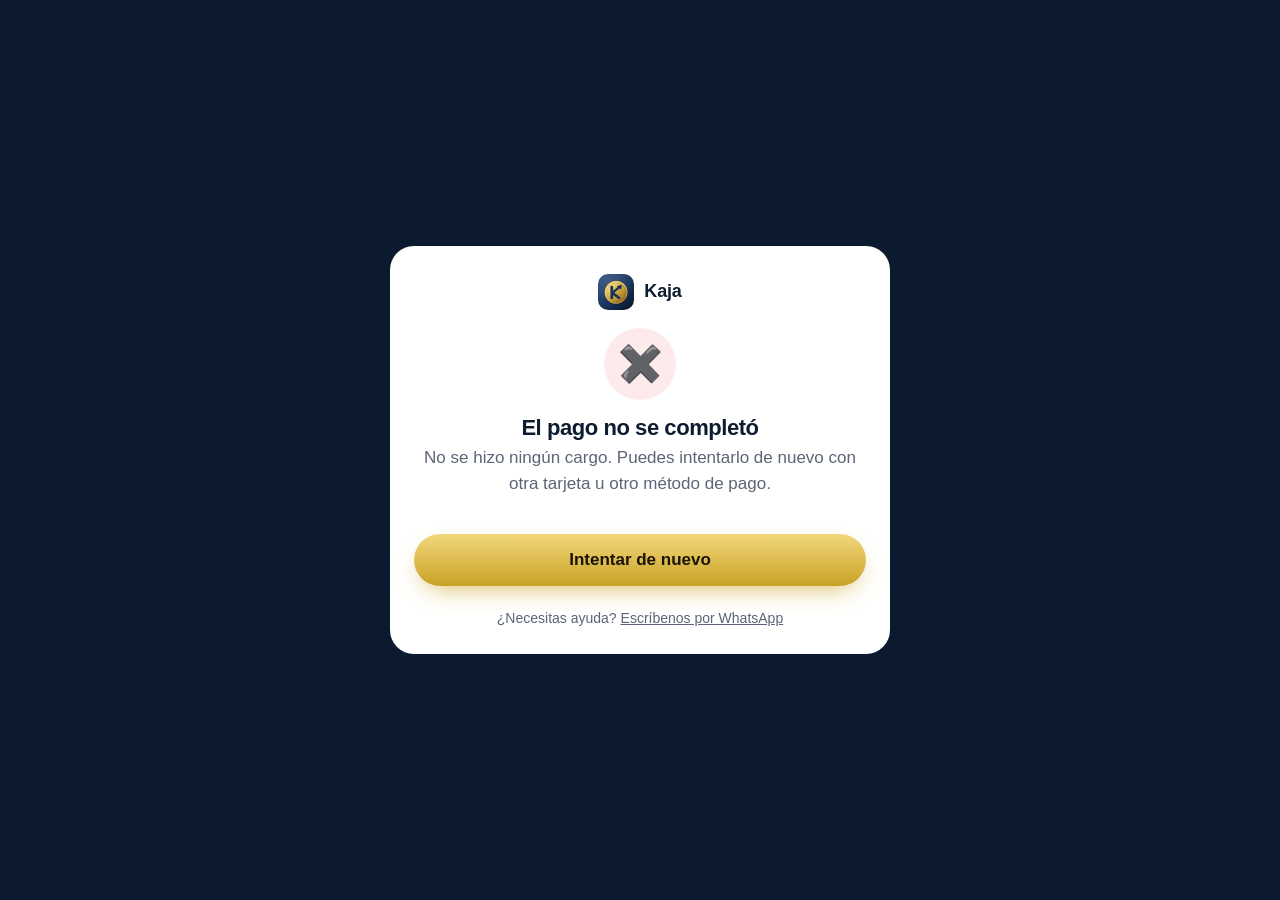
<file: sitio/gracias.html>
<!doctype html>
<html lang="es-MX">
<head>
<meta charset="utf-8">
<meta name="viewport" content="width=device-width,initial-scale=1,viewport-fit=cover">
<meta name="robots" content="noindex">
<title>Tu compra · Kaja</title>
<meta name="theme-color" content="#0b1a2e">
<link rel="icon" href="img/favicon-32.png" sizes="32x32">
<link rel="stylesheet" href="estilo.css">
<script src="config.js"></script>
<style>
  body{background:var(--marino)}
  .gr{min-height:100vh;display:flex;align-items:center;justify-content:center;padding:30px 16px}
  .gr .compra{border-radius:24px;max-width:500px;text-align:center}
  .gr .estado-ico{width:72px;height:72px;border-radius:50%;margin:0 auto 16px;display:grid;place-items:center;font-size:36px}
  .lic{font:800 22px Menlo,Consolas,monospace;letter-spacing:.06em;background:var(--crema);border:1px solid var(--linea);border-radius:14px;padding:14px;margin:8px 0 4px;word-break:break-all}
  .inst{text-align:left;background:var(--crema);border-radius:14px;padding:16px 18px;font-size:15px;margin-top:18px}
  .inst p{margin:0 0 8px}
  .girar{width:46px;height:46px;border-radius:50%;border:4px solid var(--linea);border-top-color:var(--oro);animation:g 1s linear infinite;margin:10px auto 18px}
  @keyframes g{to{transform:rotate(360deg)}}
</style>
</head>
<body>
<div class="gr">
  <div class="compra" id="caja">
    <a class="marca" href="./" style="justify-content:center;color:var(--tinta);margin-bottom:18px"><img src="img/logo-72.webp" alt="" width="36" height="36" decoding="async">Kaja</a>
    <div id="cargando"><div class="girar"></div><h3>Confirmando tu pago…</h3><p style="color:var(--gris)">Esto tarda unos segundos.</p></div>
    <div id="listo" hidden>
      <div class="estado-ico" style="background:#e6f4ec">✅</div>
      <h3>¡Pago confirmado!</h3>
      <p style="color:var(--gris)">Te enviamos todo a <b id="lCorreo"></b>. Si no lo ves, revisa tu carpeta de spam o promociones.</p>
      <a class="btn btn-oro" id="lApp" href="#" style="width:100%">Abrir mi app</a>
      <p style="margin:18px 0 0;font-size:14px;color:var(--gris)">Tu código de licencia</p>
      <div class="lic" id="lLic"></div>
      <a class="btn btn-marino" id="lManual" href="#" style="width:100%;margin-top:14px">Descargar manual de uso (PDF)</a>
      <div class="inst">
        <p><b>iPhone:</b> abre el link en Safari, toca Compartir y elige "Agregar a pantalla de inicio".</p>
        <p style="margin:0"><b>Android:</b> abre el link en Chrome, toca el menú ⋮ y elige "Instalar app".</p>
      </div>
    </div>
    <div id="pendiente" hidden>
      <div class="estado-ico" style="background:#fff6dc">⏳</div>
      <h3>Tu pago está en proceso</h3>
      <p style="color:var(--gris)">Si pagaste en OXXO o por transferencia, puede tardar desde unos minutos hasta 2 días hábiles. En cuanto se acredite te llega automáticamente un correo con tu app, tu licencia y tu manual. No tienes que hacer nada más.</p>
      <a class="btn btn-marino" href="./" style="width:100%">Volver al inicio</a>
    </div>
    <div id="fallo" hidden>
      <div class="estado-ico" style="background:#fdeaea">✖️</div>
      <h3>El pago no se completó</h3>
      <p style="color:var(--gris)">No se hizo ningún cargo. Puedes intentarlo de nuevo con otra tarjeta u otro método de pago.</p>
      <a class="btn btn-oro" href="./#precios" style="width:100%">Intentar de nuevo</a>
    </div>
    <p style="font-size:14px;color:var(--gris);margin:22px 0 0">¿Necesitas ayuda? <a data-wa href="#">Escríbenos por WhatsApp</a></p>
  </div>
</div>
<script>
(function(){
  var C = window.SITIO || {};
  document.querySelectorAll("[data-wa]").forEach(function(a){ a.href = "https://wa.me/" + C.whatsapp; a.target = "_blank"; });
  var q = new URLSearchParams(location.search);
  var metodo = q.get("metodo") || "mp";
  var pago, ref, st;
  if (metodo === "stripe") { pago = q.get("pago"); ref = q.get("ref"); }
  else if (metodo === "paypal") { pago = q.get("token"); ref = q.get("ref"); }
  else { metodo = "mp"; pago = q.get("payment_id") || q.get("collection_id"); ref = q.get("external_reference"); st = q.get("status") || q.get("collection_status"); }
  function ver(id){ ["cargando","listo","pendiente","fallo"].forEach(function(x){ document.getElementById(x).hidden = x !== id; }); }
  if (!pago || pago === "null" || st === "rejected" || st === "null") return ver(st === "pending" || st === "in_process" ? "pendiente" : "fallo");
  var intentos = 0;
  function preguntar(){
    intentos++;
    fetch("/api/estado?metodo=" + metodo + "&pago=" + encodeURIComponent(pago) + "&ref=" + encodeURIComponent(ref || ""))
      .then(function(r){ return r.json(); })
      .then(function(d){
        if (d.estado === "approved" && d.licencia) {
          document.getElementById("lCorreo").textContent = d.correo || "tu correo";
          document.getElementById("lApp").href = d.app;
          document.getElementById("lLic").textContent = d.licencia;
          document.getElementById("lManual").href = d.manual;
          return ver("listo");
        }
        if (d.estado === "rejected" || d.estado === "cancelled") return ver("fallo");
        if (intentos < 8) return setTimeout(preguntar, 3000);
        ver("pendiente");
      })
      .catch(function(){ if (intentos < 8) setTimeout(preguntar, 3000); else ver("pendiente"); });
  }
  preguntar();
})();
</script>
</body>
</html>
</file>
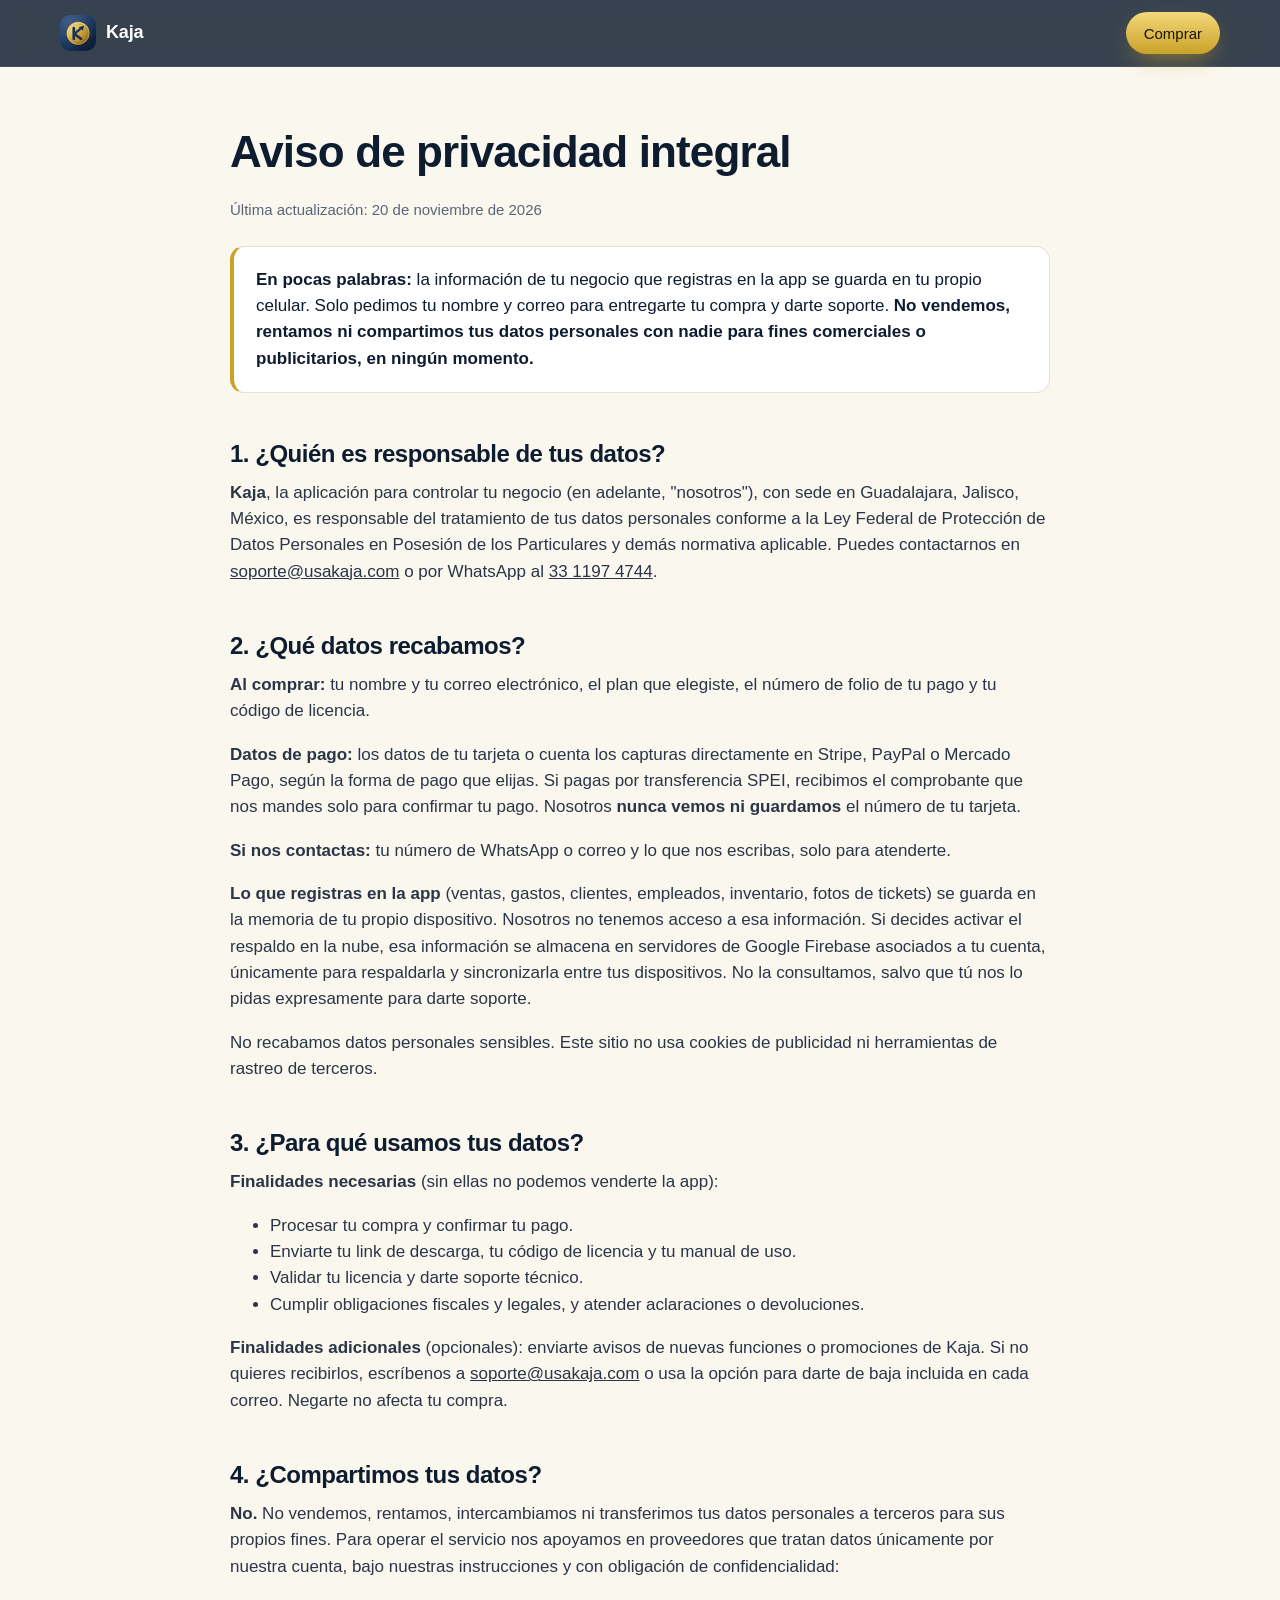
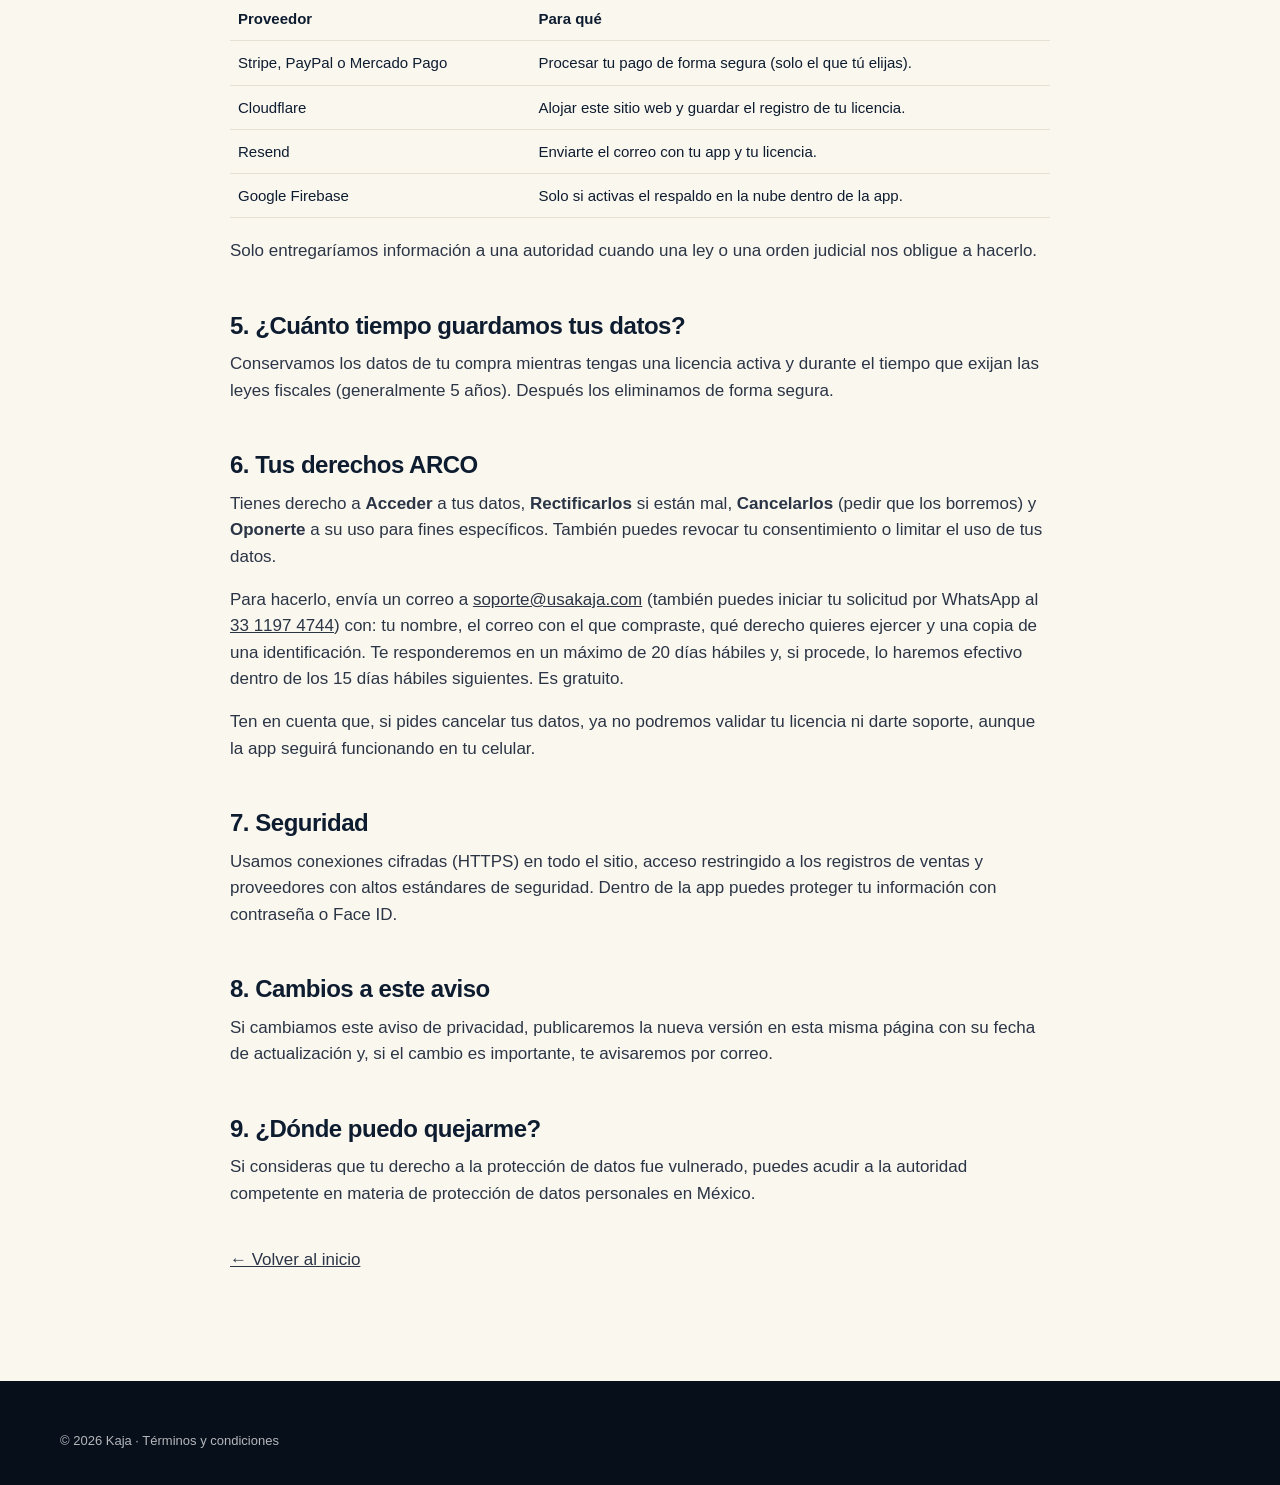
<file: sitio/privacidad.html>
<!doctype html>
<html lang="es-MX">
<head>
<meta charset="utf-8">
<meta name="viewport" content="width=device-width,initial-scale=1,viewport-fit=cover">
<title>Aviso de privacidad · Kaja</title>
<meta name="description" content="Aviso de privacidad integral de Kaja. Tus datos no se venden ni se comparten.">
<meta name="theme-color" content="#0b1a2e">
<link rel="icon" href="img/favicon-32.png" sizes="32x32">
<link rel="stylesheet" href="estilo.css">
<script src="config.js"></script>
</head>
<body>
<header class="barra"><div class="cont"><a class="marca" href="./"><img src="img/logo-72.webp" alt="" width="36" height="36" decoding="async">Kaja</a><nav class="menu"><a class="btn btn-oro" href="./#precios">Comprar</a></nav></div></header>

<main class="cont doc">
  <h1>Aviso de privacidad integral</h1>
  <p class="fecha">Última actualización: <span data-c="actualizado"></span></p>

  <div class="caja">
    <b>En pocas palabras:</b> la información de tu negocio que registras en la app se guarda en tu propio celular. Solo pedimos tu nombre y correo para entregarte tu compra y darte soporte. <b>No vendemos, rentamos ni compartimos tus datos personales con nadie para fines comerciales o publicitarios, en ningún momento.</b>
  </div>

  <h2>1. ¿Quién es responsable de tus datos?</h2>
  <!-- PENDIENTE: completar con el nombre completo (o razón social) y el domicilio completo
       del responsable cuando Daniel los tenga. Se cambian en config.js (responsable, domicilio). -->
  <p><b data-c="responsable"></b>, la aplicación para controlar tu negocio (en adelante, "nosotros"), con sede en <span data-c="domicilio"></span>, es responsable del tratamiento de tus datos personales conforme a la Ley Federal de Protección de Datos Personales en Posesión de los Particulares y demás normativa aplicable. Puedes contactarnos en <a data-correo href="#"></a> o por WhatsApp al <a data-wa href="#"></a>.</p>

  <h2>2. ¿Qué datos recabamos?</h2>
  <p><b>Al comprar:</b> tu nombre y tu correo electrónico, el plan que elegiste, el número de folio de tu pago y tu código de licencia.</p>
  <p><b>Datos de pago:</b> los datos de tu tarjeta o cuenta los capturas directamente en Stripe, PayPal o Mercado Pago, según la forma de pago que elijas. Si pagas por transferencia SPEI, recibimos el comprobante que nos mandes solo para confirmar tu pago. Nosotros <b>nunca vemos ni guardamos</b> el número de tu tarjeta.</p>
  <p><b>Si nos contactas:</b> tu número de WhatsApp o correo y lo que nos escribas, solo para atenderte.</p>
  <p><b>Lo que registras en la app</b> (ventas, gastos, clientes, empleados, inventario, fotos de tickets) se guarda en la memoria de tu propio dispositivo. Nosotros no tenemos acceso a esa información. Si decides activar el respaldo en la nube, esa información se almacena en servidores de Google Firebase asociados a tu cuenta, únicamente para respaldarla y sincronizarla entre tus dispositivos. No la consultamos, salvo que tú nos lo pidas expresamente para darte soporte.</p>
  <p>No recabamos datos personales sensibles. Este sitio no usa cookies de publicidad ni herramientas de rastreo de terceros.</p>

  <h2>3. ¿Para qué usamos tus datos?</h2>
  <p><b>Finalidades necesarias</b> (sin ellas no podemos venderte la app):</p>
  <ul>
    <li>Procesar tu compra y confirmar tu pago.</li>
    <li>Enviarte tu link de descarga, tu código de licencia y tu manual de uso.</li>
    <li>Validar tu licencia y darte soporte técnico.</li>
    <li>Cumplir obligaciones fiscales y legales, y atender aclaraciones o devoluciones.</li>
  </ul>
  <p><b>Finalidades adicionales</b> (opcionales): enviarte avisos de nuevas funciones o promociones de Kaja. Si no quieres recibirlos, escríbenos a <a data-correo href="#"></a> o usa la opción para darte de baja incluida en cada correo. Negarte no afecta tu compra.</p>

  <h2>4. ¿Compartimos tus datos?</h2>
  <p><b>No.</b> No vendemos, rentamos, intercambiamos ni transferimos tus datos personales a terceros para sus propios fines. Para operar el servicio nos apoyamos en proveedores que tratan datos únicamente por nuestra cuenta, bajo nuestras instrucciones y con obligación de confidencialidad:</p>
  <table>
    <tr><th>Proveedor</th><th>Para qué</th></tr>
    <tr><td>Stripe, PayPal o Mercado Pago</td><td>Procesar tu pago de forma segura (solo el que tú elijas).</td></tr>
    <tr><td>Cloudflare</td><td>Alojar este sitio web y guardar el registro de tu licencia.</td></tr>
    <tr><td>Resend</td><td>Enviarte el correo con tu app y tu licencia.</td></tr>
    <tr><td>Google Firebase</td><td>Solo si activas el respaldo en la nube dentro de la app.</td></tr>
  </table>
  <p>Solo entregaríamos información a una autoridad cuando una ley o una orden judicial nos obligue a hacerlo.</p>

  <h2>5. ¿Cuánto tiempo guardamos tus datos?</h2>
  <p>Conservamos los datos de tu compra mientras tengas una licencia activa y durante el tiempo que exijan las leyes fiscales (generalmente 5 años). Después los eliminamos de forma segura.</p>

  <h2>6. Tus derechos ARCO</h2>
  <p>Tienes derecho a <b>Acceder</b> a tus datos, <b>Rectificarlos</b> si están mal, <b>Cancelarlos</b> (pedir que los borremos) y <b>Oponerte</b> a su uso para fines específicos. También puedes revocar tu consentimiento o limitar el uso de tus datos.</p>
  <p>Para hacerlo, envía un correo a <a data-correo href="#"></a> (también puedes iniciar tu solicitud por WhatsApp al <a data-wa href="#"></a>) con: tu nombre, el correo con el que compraste, qué derecho quieres ejercer y una copia de una identificación. Te responderemos en un máximo de 20 días hábiles y, si procede, lo haremos efectivo dentro de los 15 días hábiles siguientes. Es gratuito.</p>
  <p>Ten en cuenta que, si pides cancelar tus datos, ya no podremos validar tu licencia ni darte soporte, aunque la app seguirá funcionando en tu celular.</p>

  <h2>7. Seguridad</h2>
  <p>Usamos conexiones cifradas (HTTPS) en todo el sitio, acceso restringido a los registros de ventas y proveedores con altos estándares de seguridad. Dentro de la app puedes proteger tu información con contraseña o Face ID.</p>

  <h2>8. Cambios a este aviso</h2>
  <p>Si cambiamos este aviso de privacidad, publicaremos la nueva versión en esta misma página con su fecha de actualización y, si el cambio es importante, te avisaremos por correo.</p>

  <h2>9. ¿Dónde puedo quejarme?</h2>
  <p>Si consideras que tu derecho a la protección de datos fue vulnerado, puedes acudir a la autoridad competente en materia de protección de datos personales en México.</p>

  <p style="margin-top:40px"><a href="./">← Volver al inicio</a></p>
</main>

<footer><div class="cont"><div class="legal" style="border:0;padding:0">© <span data-anio>2026</span> Kaja · <a href="terminos.html" style="display:inline">Términos y condiciones</a></div></div></footer>
<script>
(function(){var C=window.SITIO||{};
document.querySelectorAll("[data-c]").forEach(function(e){e.textContent=C[e.dataset.c]||"";});
document.querySelectorAll("[data-correo]").forEach(function(a){a.href="mailto:"+C.correo;if(!a.textContent)a.textContent=C.correo;});
document.querySelectorAll("[data-wa]").forEach(function(a){a.href="https://wa.me/"+C.whatsapp;a.target="_blank";a.rel="noopener";if(!a.textContent)a.textContent=C.whatsappVisible;});
document.querySelectorAll("[data-anio]").forEach(function(s){s.textContent=new Date().getFullYear();});})();
</script>
</body>
</html>
</file>
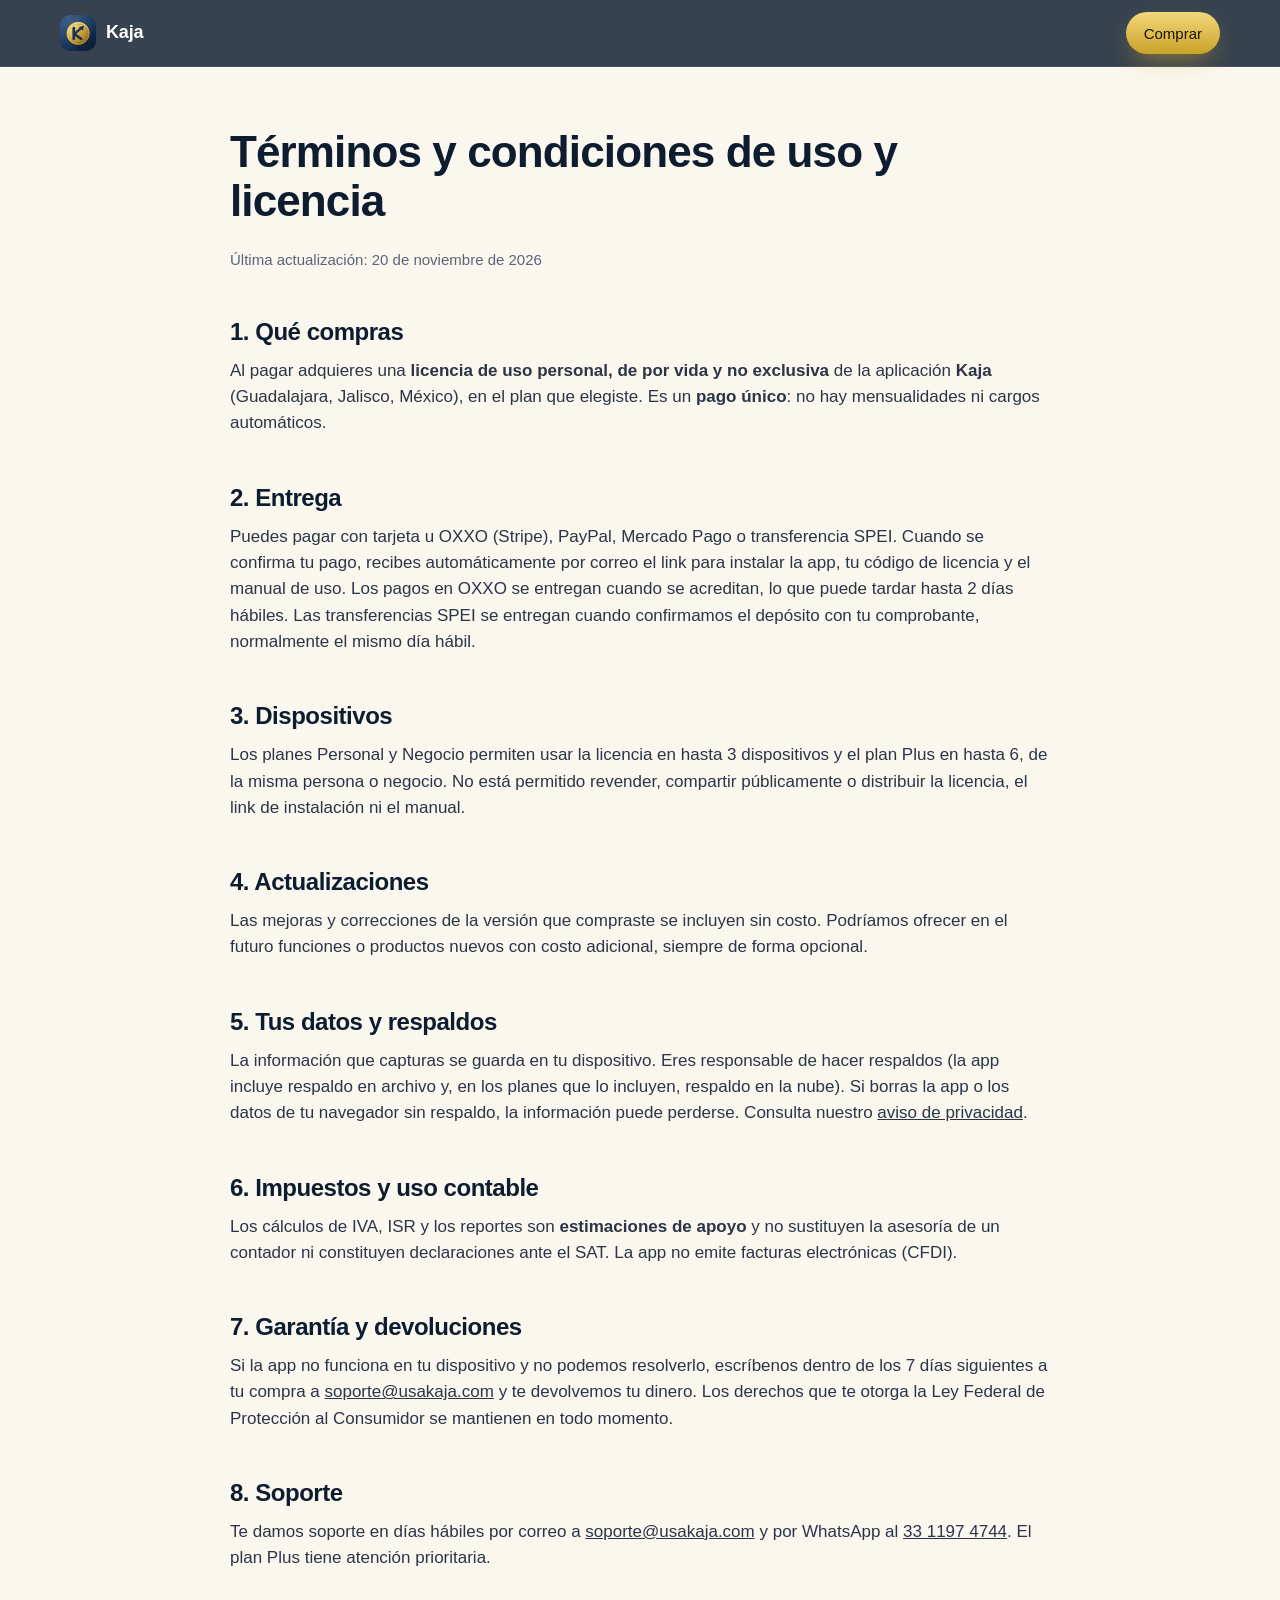
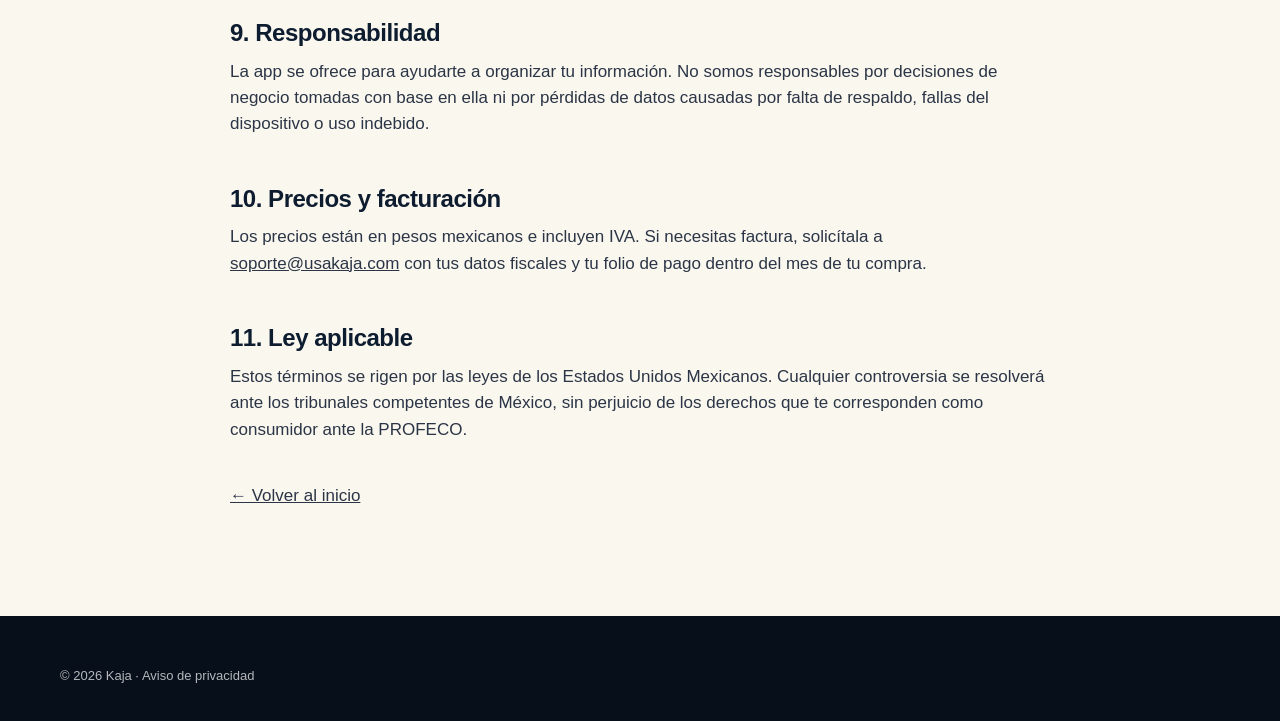
<file: sitio/terminos.html>
<!doctype html>
<html lang="es-MX">
<head>
<meta charset="utf-8">
<meta name="viewport" content="width=device-width,initial-scale=1,viewport-fit=cover">
<title>Términos y condiciones · Kaja</title>
<meta name="theme-color" content="#0b1a2e">
<link rel="icon" href="img/favicon-32.png" sizes="32x32">
<link rel="stylesheet" href="estilo.css">
<script src="config.js"></script>
</head>
<body>
<header class="barra"><div class="cont"><a class="marca" href="./"><img src="img/logo-72.webp" alt="" width="36" height="36" decoding="async">Kaja</a><nav class="menu"><a class="btn btn-oro" href="./#precios">Comprar</a></nav></div></header>

<main class="cont doc">
  <h1>Términos y condiciones de uso y licencia</h1>
  <p class="fecha">Última actualización: <span data-c="actualizado"></span></p>

  <h2>1. Qué compras</h2>
  <p>Al pagar adquieres una <b>licencia de uso personal, de por vida y no exclusiva</b> de la aplicación <b>Kaja</b> (Guadalajara, Jalisco, México), en el plan que elegiste. Es un <b>pago único</b>: no hay mensualidades ni cargos automáticos.</p>

  <h2>2. Entrega</h2>
  <p>Puedes pagar con tarjeta u OXXO (Stripe), PayPal, Mercado Pago o transferencia SPEI. Cuando se confirma tu pago, recibes automáticamente por correo el link para instalar la app, tu código de licencia y el manual de uso. Los pagos en OXXO se entregan cuando se acreditan, lo que puede tardar hasta 2 días hábiles. Las transferencias SPEI se entregan cuando confirmamos el depósito con tu comprobante, normalmente el mismo día hábil.</p>

  <h2>3. Dispositivos</h2>
  <p>Los planes Personal y Negocio permiten usar la licencia en hasta 3 dispositivos y el plan Plus en hasta 6, de la misma persona o negocio. No está permitido revender, compartir públicamente o distribuir la licencia, el link de instalación ni el manual.</p>

  <h2>4. Actualizaciones</h2>
  <p>Las mejoras y correcciones de la versión que compraste se incluyen sin costo. Podríamos ofrecer en el futuro funciones o productos nuevos con costo adicional, siempre de forma opcional.</p>

  <h2>5. Tus datos y respaldos</h2>
  <p>La información que capturas se guarda en tu dispositivo. Eres responsable de hacer respaldos (la app incluye respaldo en archivo y, en los planes que lo incluyen, respaldo en la nube). Si borras la app o los datos de tu navegador sin respaldo, la información puede perderse. Consulta nuestro <a href="privacidad.html">aviso de privacidad</a>.</p>

  <h2>6. Impuestos y uso contable</h2>
  <p>Los cálculos de IVA, ISR y los reportes son <b>estimaciones de apoyo</b> y no sustituyen la asesoría de un contador ni constituyen declaraciones ante el SAT. La app no emite facturas electrónicas (CFDI).</p>

  <h2>7. Garantía y devoluciones</h2>
  <p>Si la app no funciona en tu dispositivo y no podemos resolverlo, escríbenos dentro de los 7 días siguientes a tu compra a <a data-correo href="#"></a> y te devolvemos tu dinero. Los derechos que te otorga la Ley Federal de Protección al Consumidor se mantienen en todo momento.</p>

  <h2>8. Soporte</h2>
  <p>Te damos soporte en días hábiles por correo a <a data-correo href="#"></a> y por WhatsApp al <a data-wa href="#"></a>. El plan Plus tiene atención prioritaria.</p>

  <h2>9. Responsabilidad</h2>
  <p>La app se ofrece para ayudarte a organizar tu información. No somos responsables por decisiones de negocio tomadas con base en ella ni por pérdidas de datos causadas por falta de respaldo, fallas del dispositivo o uso indebido.</p>

  <h2>10. Precios y facturación</h2>
  <p>Los precios están en pesos mexicanos e incluyen IVA. Si necesitas factura, solicítala a <a data-correo href="#"></a> con tus datos fiscales y tu folio de pago dentro del mes de tu compra.</p>

  <h2>11. Ley aplicable</h2>
  <p>Estos términos se rigen por las leyes de los Estados Unidos Mexicanos. Cualquier controversia se resolverá ante los tribunales competentes de México, sin perjuicio de los derechos que te corresponden como consumidor ante la PROFECO.</p>

  <p style="margin-top:40px"><a href="./">← Volver al inicio</a></p>
</main>

<footer><div class="cont"><div class="legal" style="border:0;padding:0">© <span data-anio>2026</span> Kaja · <a href="privacidad.html" style="display:inline">Aviso de privacidad</a></div></div></footer>
<script>
(function(){var C=window.SITIO||{};
document.querySelectorAll("[data-c]").forEach(function(e){e.textContent=C[e.dataset.c]||"";});
document.querySelectorAll("[data-correo]").forEach(function(a){a.href="mailto:"+C.correo;if(!a.textContent)a.textContent=C.correo;});
document.querySelectorAll("[data-wa]").forEach(function(a){a.href="https://wa.me/"+C.whatsapp;a.target="_blank";a.rel="noopener";if(!a.textContent)a.textContent=C.whatsappVisible;});
document.querySelectorAll("[data-anio]").forEach(function(s){s.textContent=new Date().getFullYear();});})();
</script>
</body>
</html>
</file>
<file: sitio/estilo.css>
:root{
  --marino:#0b1a2e; --marino2:#12294a; --rey:#1d3a6b; --tinta:#0e1c30;
  --oro:#c9a227; --oro2:#f3d77a; --oro3:#a8841a;
  --crema:#faf7ef; --blanco:#fff; --gris:#5b6576; --linea:#e6e1d3;
  --verde:#1f8a4c; --rojo:#c0392b;
  --radio:20px; --sombra:0 20px 50px -24px rgb(11 26 46 / .35);
  --f:-apple-system,BlinkMacSystemFont,"SF Pro Text","Segoe UI",Roboto,"Helvetica Neue",Arial,sans-serif;
}
*{box-sizing:border-box}
html{scroll-behavior:smooth;overflow-x:clip;-webkit-text-size-adjust:100%}
body{margin:0;font-family:var(--f);color:var(--tinta);background:var(--crema);line-height:1.55;font-size:17px;overflow-x:hidden}
img{max-width:100%;display:block}
a{color:inherit}
h1,h2,h3{line-height:1.12;letter-spacing:-.02em;margin:0 0 .5em}
h1{font-size:clamp(34px,6vw,60px);font-weight:800}
h2{font-size:clamp(28px,4.2vw,44px);font-weight:800}
h3{font-size:20px;font-weight:700}
p{margin:0 0 1em}
.cont{width:min(1160px,100% - 32px);margin-inline:auto}
.oro{color:var(--oro)}
.dorado{background:linear-gradient(100deg,var(--oro2),var(--oro) 55%,var(--oro3));-webkit-background-clip:text;background-clip:text;color:transparent}
.etiqueta{display:inline-flex;align-items:center;gap:8px;font-size:13px;font-weight:700;letter-spacing:.08em;text-transform:uppercase;color:var(--oro3);margin-bottom:14px}
.oscuro .etiqueta{color:var(--oro2)}
.btn{display:inline-flex;align-items:center;justify-content:center;gap:10px;border:0;border-radius:99px;padding:15px 26px;font:700 17px var(--f);cursor:pointer;text-decoration:none;transition:transform .15s,box-shadow .15s,background .15s;min-height:52px}
.btn:active{transform:scale(.97)}
.btn-oro{background:linear-gradient(180deg,var(--oro2),var(--oro));color:#1a1405;box-shadow:0 10px 26px -10px rgb(201 162 39 / .8)}
.btn-oro:hover{box-shadow:0 14px 34px -10px rgb(201 162 39 / .95)}
.btn-linea{background:transparent;color:#fff;box-shadow:inset 0 0 0 1.5px rgb(255 255 255 / .35)}
.btn-linea:hover{box-shadow:inset 0 0 0 1.5px var(--oro2);color:var(--oro2)}
.btn-marino{background:var(--marino);color:#fff}
.btn-marino:hover{background:var(--rey)}
.btn svg{width:20px;height:20px}

/* Barra superior */
.barra{position:sticky;top:0;z-index:50;background:rgb(11 26 46 / .82);-webkit-backdrop-filter:saturate(1.6) blur(14px);backdrop-filter:saturate(1.6) blur(14px);border-bottom:1px solid rgb(255 255 255 / .07)}
.barra .cont{display:flex;align-items:center;justify-content:space-between;height:66px;gap:16px}
.marca{display:flex;align-items:center;gap:10px;text-decoration:none;color:#fff;font-weight:800;font-size:18px;letter-spacing:-.01em}
.marca img{width:36px;height:36px;border-radius:10px}
.menu{display:flex;gap:26px;align-items:center}
.menu a{color:rgb(255 255 255 / .8);text-decoration:none;font-size:15px;font-weight:500}
.menu a:hover{color:var(--oro2)}
.menu .btn{padding:10px 18px;min-height:42px;font-size:15px;color:#1a1405}
@media (max-width:860px){.menu a:not(.btn){display:none}}

/* Portada */
.oscuro{background:radial-gradient(1200px 600px at 80% -10%,#24467d 0%,transparent 60%),radial-gradient(900px 500px at -10% 110%,#1a3460 0%,transparent 55%),var(--marino);color:#fff}
.portada{padding:64px 0 90px;position:relative;overflow:hidden}
.portada .cont{display:grid;grid-template-columns:1.1fr .9fr;gap:40px;align-items:center}
.portada p.sub{font-size:clamp(18px,2.2vw,21px);color:rgb(255 255 255 / .82);max-width:560px}
.acciones{display:flex;gap:12px;flex-wrap:wrap;margin:28px 0 22px}
.mini-confianza{display:flex;gap:18px;flex-wrap:wrap;font-size:14px;color:rgb(255 255 255 / .75)}
.mini-confianza span{display:inline-flex;gap:7px;align-items:center}
.mini-confianza svg{width:17px;height:17px;color:var(--oro2)}
.escena{position:relative;display:flex;justify-content:center;min-height:560px}
.escena .tel:nth-child(1){transform:rotate(-6deg) translate(-70px,30px);z-index:1;opacity:.95}
.escena .tel:nth-child(2){transform:rotate(4deg) translate(60px,0);z-index:2}
.escena .tel{position:absolute}
.halo{position:absolute;width:min(420px,100%);aspect-ratio:1;border-radius:50%;background:radial-gradient(circle,rgb(201 162 39 / .35),transparent 65%);top:60px;filter:blur(10px)}
@media (max-width:900px){
  .portada{padding:40px 0 60px}
  .portada .cont{grid-template-columns:1fr}
  .escena{min-height:480px;margin-top:10px}
  .escena .tel:nth-child(1){transform:rotate(-6deg) translate(-60px,24px) scale(.88)}
  .escena .tel:nth-child(2){transform:rotate(4deg) translate(50px,0) scale(.88)}
}

/* Teléfono */
.tel{width:250px;aspect-ratio:390/844;border-radius:40px;padding:9px;background:linear-gradient(145deg,#2a3446,#0c121c);box-shadow:0 40px 80px -30px rgb(0 0 0 / .7),inset 0 0 0 1.5px rgb(255 255 255 / .12)}
.tel picture{display:contents}
.tel img{width:100%;height:100%;object-fit:cover;object-position:top;border-radius:32px}
.tel.chico{width:220px}

/* Franja de confianza */
.franja{background:var(--marino2);color:#fff;border-top:1px solid rgb(255 255 255 / .06)}
.franja .cont{display:grid;grid-template-columns:repeat(4,1fr);gap:14px;padding:22px 0}
.franja div{display:flex;gap:12px;align-items:center;font-size:15px;font-weight:600}
.franja svg{width:28px;height:28px;color:var(--oro2);flex:none}
@media (max-width:760px){.franja .cont{grid-template-columns:1fr 1fr}.franja div{font-size:14px}}

/* Secciones */
section{padding:90px 0}
@media (max-width:700px){section{padding:64px 0}}
.titulo{max-width:720px;margin-bottom:46px}
.titulo.centro{margin-inline:auto;text-align:center}
.titulo p{color:var(--gris);font-size:19px}
.oscuro .titulo p{color:rgb(255 255 255 / .75)}

/* Beneficios */
.rejilla{display:grid;grid-template-columns:repeat(3,1fr);gap:18px}
@media (max-width:900px){.rejilla{grid-template-columns:1fr 1fr}}
@media (max-width:600px){.rejilla{grid-template-columns:1fr}}
.tarjeta{background:#fff;border:1px solid var(--linea);border-radius:var(--radio);padding:28px;box-shadow:0 1px 0 rgb(0 0 0 / .02)}
.tarjeta p{color:var(--gris);margin:0}
.icono{width:52px;height:52px;border-radius:14px;display:grid;place-items:center;background:linear-gradient(145deg,var(--marino2),var(--rey));color:var(--oro2);margin-bottom:18px}
.icono svg{width:26px;height:26px}

/* Funciones con capturas */
.funcion{display:grid;grid-template-columns:1fr 1fr;gap:60px;align-items:center;padding:40px 0}
.funcion:nth-child(even) .f-img{order:2}
.f-img{display:flex;justify-content:center;position:relative}
.f-img::before{content:"";position:absolute;inset:8% 12%;border-radius:40px;background:linear-gradient(145deg,rgb(201 162 39 / .25),rgb(29 58 107 / .18));filter:blur(30px)}
.f-img .tel{position:relative}
.f-txt ul{list-style:none;padding:0;margin:18px 0 0;display:grid;gap:12px}
.f-txt li{display:flex;gap:12px;align-items:flex-start}
.f-txt li svg{width:22px;height:22px;color:var(--oro3);flex:none;margin-top:2px}
.f-txt p{color:var(--gris);font-size:18px}
@media (max-width:860px){.funcion{grid-template-columns:1fr;gap:30px}.funcion:nth-child(even) .f-img{order:0}}

/* Más funciones */
.chips{display:flex;flex-wrap:wrap;gap:10px;justify-content:center;margin-top:30px}
.chips span{background:#fff;border:1px solid var(--linea);border-radius:99px;padding:9px 16px;font-size:15px;font-weight:600}

/* Cómo funciona */
.pasos{display:grid;grid-template-columns:repeat(3,1fr);gap:18px;counter-reset:p}
@media (max-width:800px){.pasos{grid-template-columns:1fr}}
.paso{background:rgb(255 255 255 / .05);border:1px solid rgb(255 255 255 / .1);border-radius:var(--radio);padding:28px;position:relative}
.paso::before{counter-increment:p;content:counter(p);display:grid;place-items:center;width:44px;height:44px;border-radius:50%;background:linear-gradient(180deg,var(--oro2),var(--oro));color:#1a1405;font-weight:800;font-size:20px;margin-bottom:16px}
.paso p{color:rgb(255 255 255 / .75);margin:0}

/* Comparación */
.compara{display:grid;grid-template-columns:1fr 1fr;gap:18px;max-width:900px;margin:0 auto}
@media (max-width:700px){.compara{grid-template-columns:1fr}}
.compara .tarjeta h3{display:flex;flex-direction:column;gap:2px}
.compara .monto{font-size:40px;font-weight:800;letter-spacing:-.02em;margin:10px 0 4px}
.compara .mal .monto{color:var(--rojo)}
.compara .bien{border:2px solid var(--oro);background:linear-gradient(180deg,#fffdf5,#fff)}
.compara .bien .monto{color:var(--verde)}

/* Precios */
.precios{display:grid;grid-template-columns:repeat(3,1fr);gap:18px;align-items:stretch}
@media (max-width:900px){.precios{grid-template-columns:1fr;max-width:460px;margin:0 auto}}
.plan{background:#fff;color:var(--tinta);border-radius:24px;padding:32px 28px;display:flex;flex-direction:column;position:relative;border:1px solid var(--linea)}
.plan.destacado{background:linear-gradient(180deg,#132c52,#0b1a2e);color:#fff;border:2px solid var(--oro);box-shadow:0 30px 60px -28px rgb(201 162 39 / .6)}
.plan .cinta{position:absolute;top:-14px;left:50%;transform:translateX(-50%);background:linear-gradient(180deg,var(--oro2),var(--oro));color:#1a1405;font-size:13px;font-weight:800;padding:6px 14px;border-radius:99px;white-space:nowrap}
.plan .para{color:var(--gris);font-size:15px;min-height:46px}
.plan.destacado .para{color:rgb(255 255 255 / .72)}
.plan .precio{display:flex;align-items:baseline;gap:8px;margin:14px 0 2px;flex-wrap:wrap}
.plan .precio b{font-size:48px;letter-spacing:-.03em;font-weight:800}
.plan .precio s{color:var(--gris);font-size:18px}
.plan.destacado .precio s{color:rgb(255 255 255 / .55)}
.plan .unico{font-size:14px;font-weight:700;color:var(--verde);margin-bottom:20px}
.plan.destacado .unico{color:var(--oro2)}
.plan ul{list-style:none;padding:0;margin:0 0 26px;display:grid;gap:10px;font-size:15px;flex:1}
.plan li{display:flex;gap:10px}
.plan li svg{width:19px;height:19px;flex:none;margin-top:2px;color:var(--verde)}
.plan.destacado li svg{color:var(--oro2)}
.plan .btn{width:100%}
.nota-precios{text-align:center;color:rgb(255 255 255 / .7);font-size:15px;margin-top:26px}
.pagos{display:flex;gap:10px;justify-content:center;flex-wrap:wrap;margin-top:14px}
.pagos span{font-size:13px;font-weight:700;background:rgb(255 255 255 / .08);border:1px solid rgb(255 255 255 / .14);border-radius:8px;padding:6px 10px;color:#fff}

/* Giros */
.giros{display:grid;grid-template-columns:repeat(4,1fr);gap:12px}
@media (max-width:800px){.giros{grid-template-columns:repeat(2,minmax(0,1fr))}.giros div{padding:14px;font-size:15px;gap:8px}}
.giros div{background:#fff;border:1px solid var(--linea);border-radius:16px;padding:18px;font-weight:600;display:flex;gap:12px;align-items:center}
.giros i{font-style:normal;font-size:26px}

/* Preguntas */
.faq{max-width:820px;margin:0 auto}
.faq details{background:#fff;border:1px solid var(--linea);border-radius:16px;margin-bottom:12px;padding:0 22px}
.faq summary{cursor:pointer;list-style:none;padding:20px 0;font-weight:700;font-size:18px;display:flex;justify-content:space-between;gap:14px}
.faq summary::-webkit-details-marker{display:none}
.faq summary::after{content:"+";font-size:26px;line-height:1;color:var(--oro3);transition:transform .2s}
.faq details[open] summary::after{transform:rotate(45deg)}
.faq details p{color:var(--gris);padding-bottom:20px;margin:0}

/* Cierre */
.cierre{text-align:center}
.cierre .titulo{margin-bottom:26px}

/* Pie */
footer{background:#070f1b;color:rgb(255 255 255 / .7);padding:50px 0 34px;font-size:15px}
footer .cont{display:grid;grid-template-columns:1.4fr 1fr 1fr;gap:30px}
@media (max-width:700px){footer .cont{grid-template-columns:1fr}}
footer h4{color:#fff;margin:0 0 12px;font-size:15px}
footer a{display:block;text-decoration:none;margin-bottom:8px}
footer a:hover{color:var(--oro2)}
footer .legal{grid-column:1/-1;border-top:1px solid rgb(255 255 255 / .08);padding-top:20px;font-size:13px}

/* WhatsApp flotante */
.wa{position:fixed;right:18px;bottom:18px;z-index:60;width:58px;height:58px;border-radius:50%;background:#25d366;display:grid;place-items:center;box-shadow:0 10px 30px -8px rgb(0 0 0 / .45);color:#fff}
.wa svg{width:30px;height:30px}

/* Ventana de compra */
.velo{position:fixed;inset:0;background:rgb(7 15 27 / .65);z-index:90;display:none;align-items:flex-end;justify-content:center;padding:0;-webkit-backdrop-filter:blur(4px);backdrop-filter:blur(4px)}
.velo.abierto{display:flex}
@media (min-width:640px){.velo{align-items:center;padding:20px}}
.compra{background:#fff;width:100%;max-width:460px;border-radius:24px 24px 0 0;padding:28px 24px calc(24px + env(safe-area-inset-bottom,0px));position:relative;max-height:94vh;overflow:auto}
@media (min-width:640px){.compra{border-radius:24px}}
.compra h3{font-size:22px;margin-bottom:4px}
.compra .resumen{display:flex;justify-content:space-between;align-items:center;background:var(--crema);border:1px solid var(--linea);border-radius:14px;padding:14px 16px;margin:16px 0}
.compra .resumen b{font-size:22px}
.compra label{display:block;font-size:14px;font-weight:700;margin:14px 0 6px}
.compra input[type=text],.compra input[type=email]{width:100%;font:16px var(--f);padding:14px;border:1.5px solid var(--linea);border-radius:12px;background:#fff;color:var(--tinta)}
.compra input:focus{outline:none;border-color:var(--oro)}
.compra .acepto{display:flex;gap:10px;align-items:flex-start;font-weight:400;font-size:14px;color:var(--gris);margin-top:16px}
.compra .acepto input{width:20px;height:20px;margin-top:1px;accent-color:var(--marino)}
.compra .btn{width:100%;margin-top:20px}
.compra .cerrar{position:absolute;top:14px;right:14px;width:36px;height:36px;border-radius:50%;border:0;background:var(--crema);font-size:20px;cursor:pointer;color:var(--tinta)}
.compra .seguro{display:flex;gap:8px;align-items:center;justify-content:center;font-size:13px;color:var(--gris);margin-top:12px}
.compra .seguro svg{width:15px;height:15px}
.compra .error{color:var(--rojo);font-size:14px;margin-top:10px;display:none}

/* Páginas de texto (privacidad, términos) */
.doc{max-width:820px;margin:0 auto;padding:60px 0 90px}
.doc h1{font-size:clamp(30px,5vw,44px)}
.doc h2{font-size:24px;margin-top:2em}
.doc p,.doc li{color:#2b3546}
.doc .fecha{color:var(--gris);font-size:15px}
.doc .caja{background:#fff;border:1px solid var(--linea);border-left:4px solid var(--oro);border-radius:14px;padding:20px 22px;margin:24px 0}
.doc table{width:100%;border-collapse:collapse;font-size:15px;margin:10px 0 20px}
.doc th,.doc td{text-align:left;border-bottom:1px solid var(--linea);padding:10px 8px;vertical-align:top}

/* Aparecer al hacer scroll */
/* Solo se oculta si el JavaScript ya cargó: con internet lento el contenido se ve igual */
.js .sube{opacity:0;transform:translateY(24px);transition:opacity .7s ease,transform .7s ease}
.js .sube.ver{opacity:1;transform:none}
@media (prefers-reduced-motion:reduce){.sube{opacity:1;transform:none;transition:none}html{scroll-behavior:auto}}

/* Velocidad: el celular no dibuja las secciones de abajo hasta que te acercas a ellas */
main>section:not(.portada){content-visibility:auto;contain-intrinsic-size:auto 900px}

/* Formas de pago */
.metodos{border:0;padding:0;margin:16px 0 0;display:grid;gap:8px}
.metodos legend{font-size:14px;font-weight:700;margin-bottom:6px;padding:0}
.metodos label{display:flex;gap:12px;align-items:center;border:1.5px solid var(--linea);border-radius:14px;padding:12px 14px;cursor:pointer;margin:0;font-weight:400}
.metodos label:has(input:checked){border-color:var(--oro);background:#fffbea}
.metodos input{width:20px;height:20px;accent-color:var(--marino);flex:none;margin:0}
.metodos b{display:block;font-size:16px}
.metodos small{display:block;color:var(--gris);font-size:13px;line-height:1.35}
.metodos [hidden]{display:none}
.banco{margin:16px 0;display:grid;gap:0;background:var(--crema);border:1px solid var(--linea);border-radius:14px;padding:6px 16px}
.banco div{display:flex;justify-content:space-between;gap:12px;padding:10px 0;border-top:1px solid var(--linea);align-items:center}
.banco div:first-child{border-top:0}
.banco dt{color:var(--gris);font-size:14px}
.banco dd{margin:0;font-weight:700;text-align:right;word-break:break-all}
.copiar{border:0;background:var(--marino);color:#fff;border-radius:99px;padding:4px 10px;font:600 12px var(--f);margin-left:6px;cursor:pointer}
</file>
